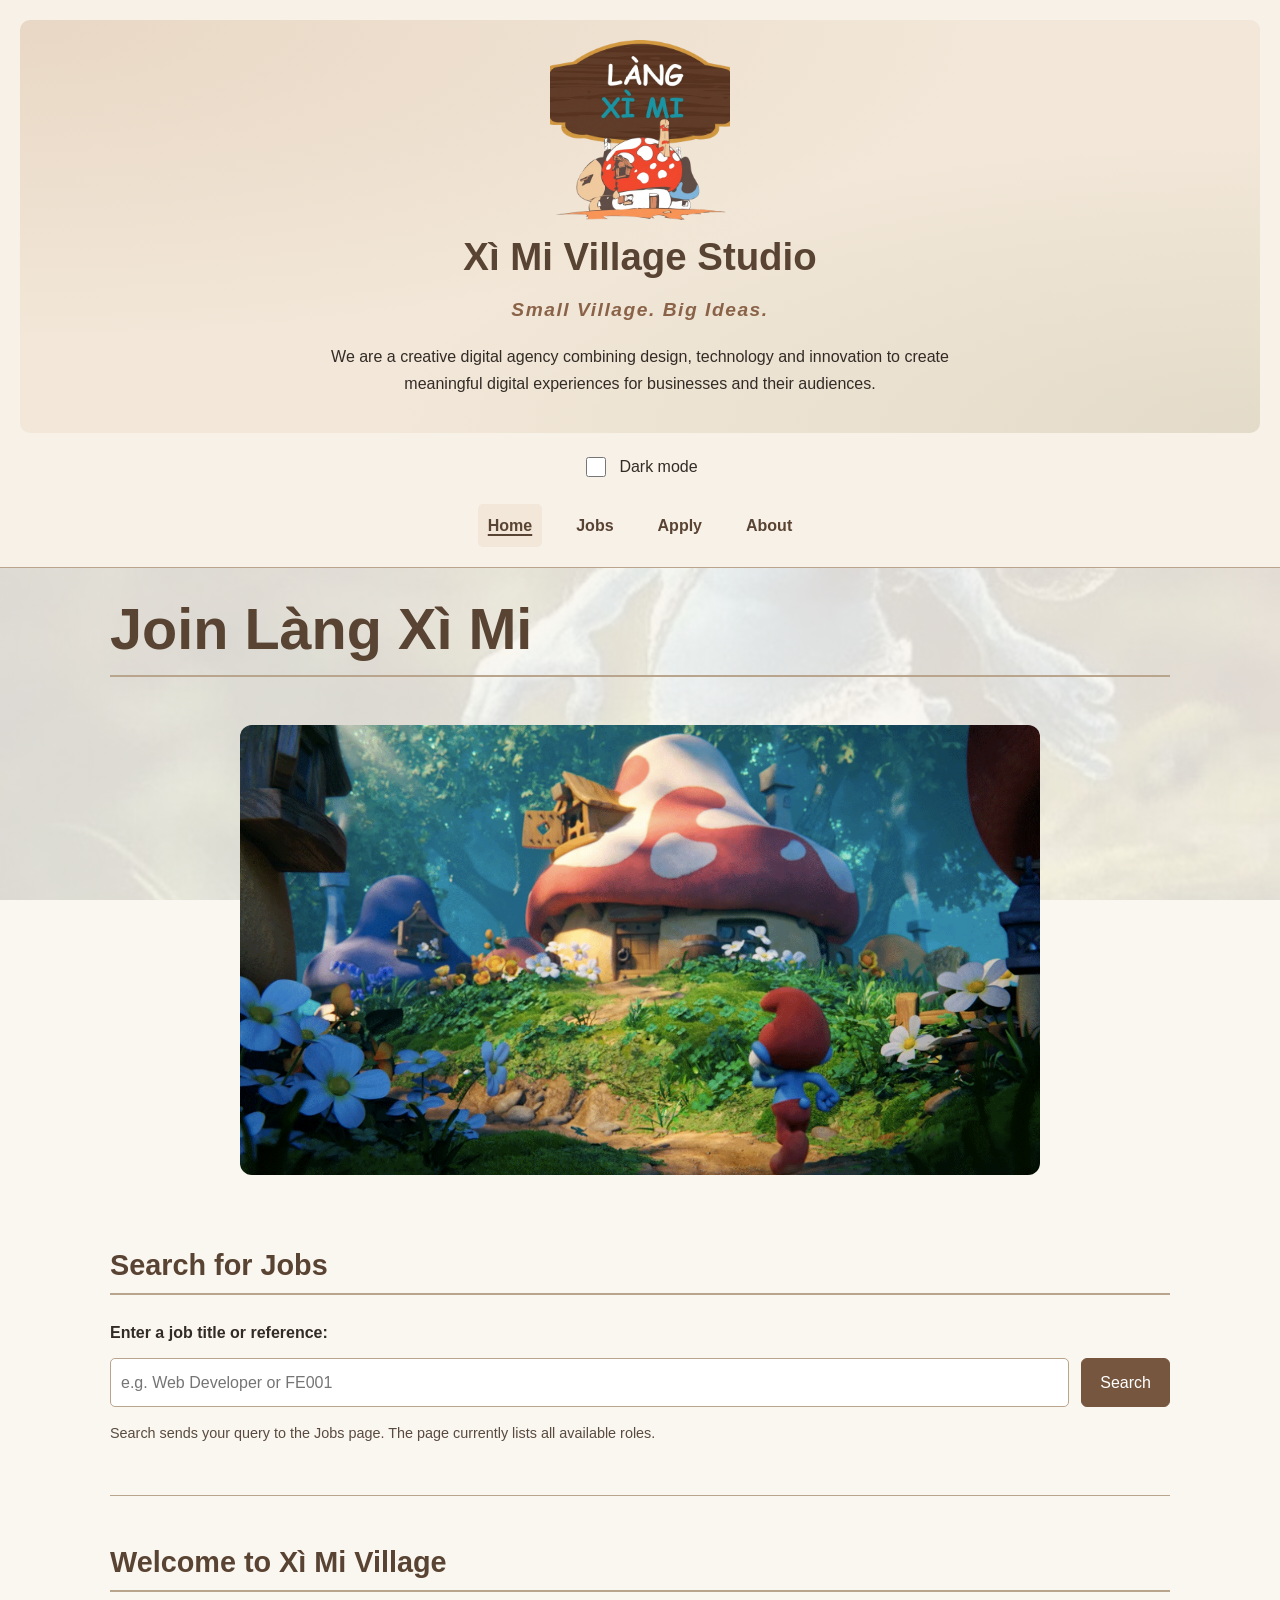
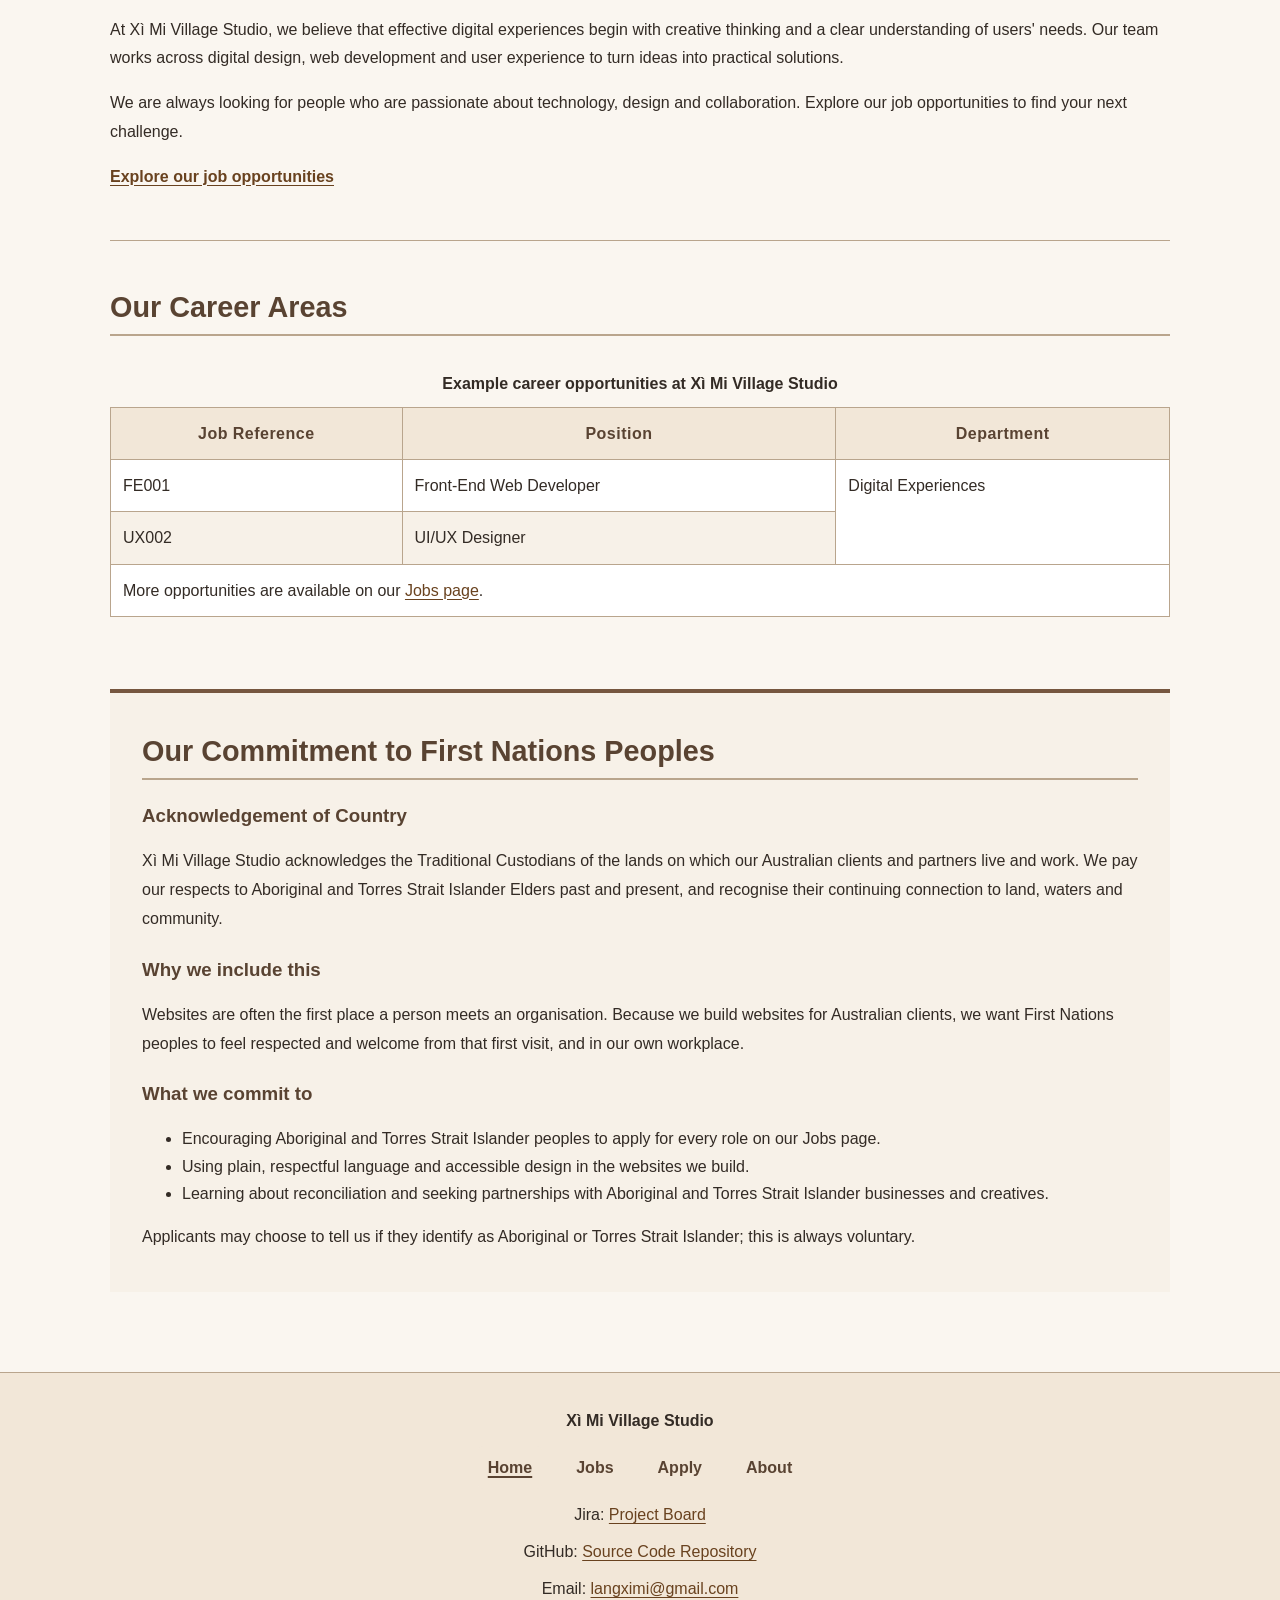
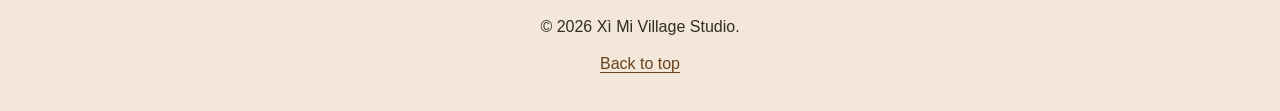
<file: index.html>
<!DOCTYPE html>
<!--
    Xì Mi Village Studio - Home (index.html)
    Unit: COS10026 Web Technology Project
    Page developed by: Nguyễn Khang Thịnh
    Purpose: Landing page with company identity, job search box, career table and First Nations commitment.
    Last updated: 1 November 2026

    Acknowledgements:
    - Built with HTML5 and CSS3 only (no JavaScript, no Bootstrap).
    - Layout and accessibility guidance from the unit's Accessibility Guideline and lecture materials.
-->
<html lang="en">
<head>
    <meta charset="UTF-8">
    <meta name="viewport" content="width=device-width, initial-scale=1.0">
    <meta name="description" content="Discover Xì Mi Village Studio, a creative digital agency specialising in web design and digital experiences.">
    <title>Xì Mi Village Studio | Home</title>
    <link rel="stylesheet" href="styles.css">
    <style>
    main p {
        line-height: 1.8;
    }
    .career-table th {
        text-align: center;
        letter-spacing: 0.03em;
    }
</style>
</head>
<body class="home-page">

    <a class="skip-link" href="#main-content">Skip to main content</a>

    <!-- header: logo, name, slogan, nút đổi theme và main navi -->
     
    <header id="top" class="site-header">
        <div class="company-brand">
            <a href="index.html" class="logo">
                <img src="images/logo.png"
                     alt="Xì Mi Village Studio logo"
                     width="180" height="180">
            </a>

            <h1>Xì Mi Village Studio</h1>
            <p class="tagline" style="color: #8a6248;">Small Village. Big Ideas.</p>
            <p class="brand-description">
                We are a creative digital agency combining design,
                technology and innovation to create meaningful digital
                experiences for businesses and their audiences.
            </p>
        </div>

        <div class="theme-control">
            <input type="checkbox" id="theme-toggle">
            <label for="theme-toggle">Dark mode</label>
        </div>

        <nav aria-label="Main navigation">
            <ul class="nav-list">
                <li><a href="index.html" aria-current="page">Home</a></li>
                <li><a href="jobs.html">Jobs</a></li>
                <li><a href="apply.html">Apply</a></li>
                <li><a href="about.html">About</a></li>
            </ul>
        </nav>
    </header>

    <main id="main-content" class="content">
        <h2 style="font-size: 360%;" class="hero_title">Join Làng Xì Mi</h2>
        <img class="workspace-image"
             src="images/ximiworkspace.png"
             alt="Workspace representing Xì Mi Village Studio"
             width="800" height="450">
        <!-- ô searchbox tìm job -->
        <section class="home-section">
            <h2>Search for Jobs</h2>

            <form class="search-form" action="jobs.html" method="get">
                <label for="search">Enter a job title or reference:</label>
                <input type="search" id="search" name="search"
                       placeholder="e.g. Web Developer or FE001">
                <button type="submit">Search</button>
            </form>

            <p class="help-text">
                Search sends your query to the Jobs page.
                The page currently lists all available roles.
            </p>
        </section>
        <!-- giới thiệu về làng xì mi -->
        <section class="home-section">
            <h2>Welcome to Xì Mi Village</h2>

            <p>
                At Xì Mi Village Studio, we believe that effective
                digital experiences begin with creative thinking and
                a clear understanding of users' needs. Our team works
                across digital design, web development and user
                experience to turn ideas into practical solutions.
            </p>

            <p>
                We are always looking for people who are passionate
                about technology, design and collaboration. Explore
                our job opportunities to find your next challenge.
            </p>
            <!-- link tới trang tìm job -->
            <p>
                <a class="text-link" href="jobs.html">
                    Explore our job opportunities
                </a>
            </p>
        </section>
        <!-- table career -->
        <section class="home-section">
            <h2>Our Career Areas</h2>

            <div class="table-wrapper">
                <table class="career-table">
                    <caption>
                        Example career opportunities at Xì Mi Village Studio
                    </caption>
                    <thead>
                        <tr>
                            <th scope="col">Job Reference</th>
                            <th scope="col">Position</th>
                            <th scope="col">Department</th>
                        </tr>
                    </thead>
                    <tbody>
                        <tr>
                            <td>FE001</td>
                            <td>Front-End Web Developer</td>
                            <td rowspan="2">Digital Experiences</td>
                        </tr>
                        <tr>
                            <td>UX002</td>
                            <td>UI/UX Designer</td>
                        </tr>
                        <tr>
                            <td colspan="3">
                                More opportunities are available on our
                                <a href="jobs.html">Jobs page</a>.
                            </td>
                        </tr>
                    </tbody>
                </table>
            </div>
        </section>
        <!-- acknowlegement gì gì đó -->
        <section class="home-section" id="first-nations">
            <h2>Our Commitment to First Nations Peoples</h2>

            <h3>Acknowledgement of Country</h3>
            <p>
                Xì Mi Village Studio acknowledges the Traditional Custodians
                of the lands on which our Australian clients and partners live
                and work. We pay our respects to Aboriginal and Torres Strait
                Islander Elders past and present, and recognise their continuing
                connection to land, waters and community.
            </p>

            <h3>Why we include this</h3>
            <p>
                Websites are often the first place a person meets an organisation.
                Because we build websites for Australian clients, we want
                First Nations peoples to feel respected and welcome from that
                first visit, and in our own workplace.
            </p>

            <h3>What we commit to</h3>
            <ul>
                <li>Encouraging Aboriginal and Torres Strait Islander peoples to apply for every role on our Jobs page.</li>
                <li>Using plain, respectful language and accessible design in the websites we build.</li>
                <li>Learning about reconciliation and seeking partnerships with Aboriginal and Torres Strait Islander businesses and creatives.</li>
            </ul>
            <p>
                Applicants may choose to tell us if they identify as Aboriginal
                or Torres Strait Islander; this is always voluntary.
            </p>
        </section>
    </main>
    <!-- footeRRRRRRRRRR -->
    <footer class="site-footer">
        <p><strong>Xì Mi Village Studio</strong></p>
        <!-- navi ở footeRRRR -->
        <nav aria-label="Footer navigation">
            <ul class="footer-nav">
                <li><a href="index.html" aria-current="page">Home</a></li>
                <li><a href="jobs.html">Jobs</a></li>
                <li><a href="apply.html">Apply</a></li>
                <li><a href="about.html">About</a></li>
            </ul>
        </nav>
        <!-- hyperlink -->
        <p>Jira:
            <a href="https://phamnhatvuonghoaky.atlassian.net/jira/software/projects/VINGROUP/summary"
               target="_blank" rel="noopener noreferrer">Project Board</a>
        </p>

        <p>GitHub:
            <a href="https://github.com/thjnhhhh/Applied-Web-Project-Part-1-of-2-Group-Submission-"
               target="_blank" rel="noopener noreferrer">Source Code Repository</a>
        </p>
        <p>Email:
            <a href="mailto:langximi@gmail.com">langximi@gmail.com</a>
        </p>

        <p>&copy; 2026 Xì Mi Village Studio.</p>
        <p><a href="#top">Back to top</a></p>
    </footer>

</body>
</html>
</file>
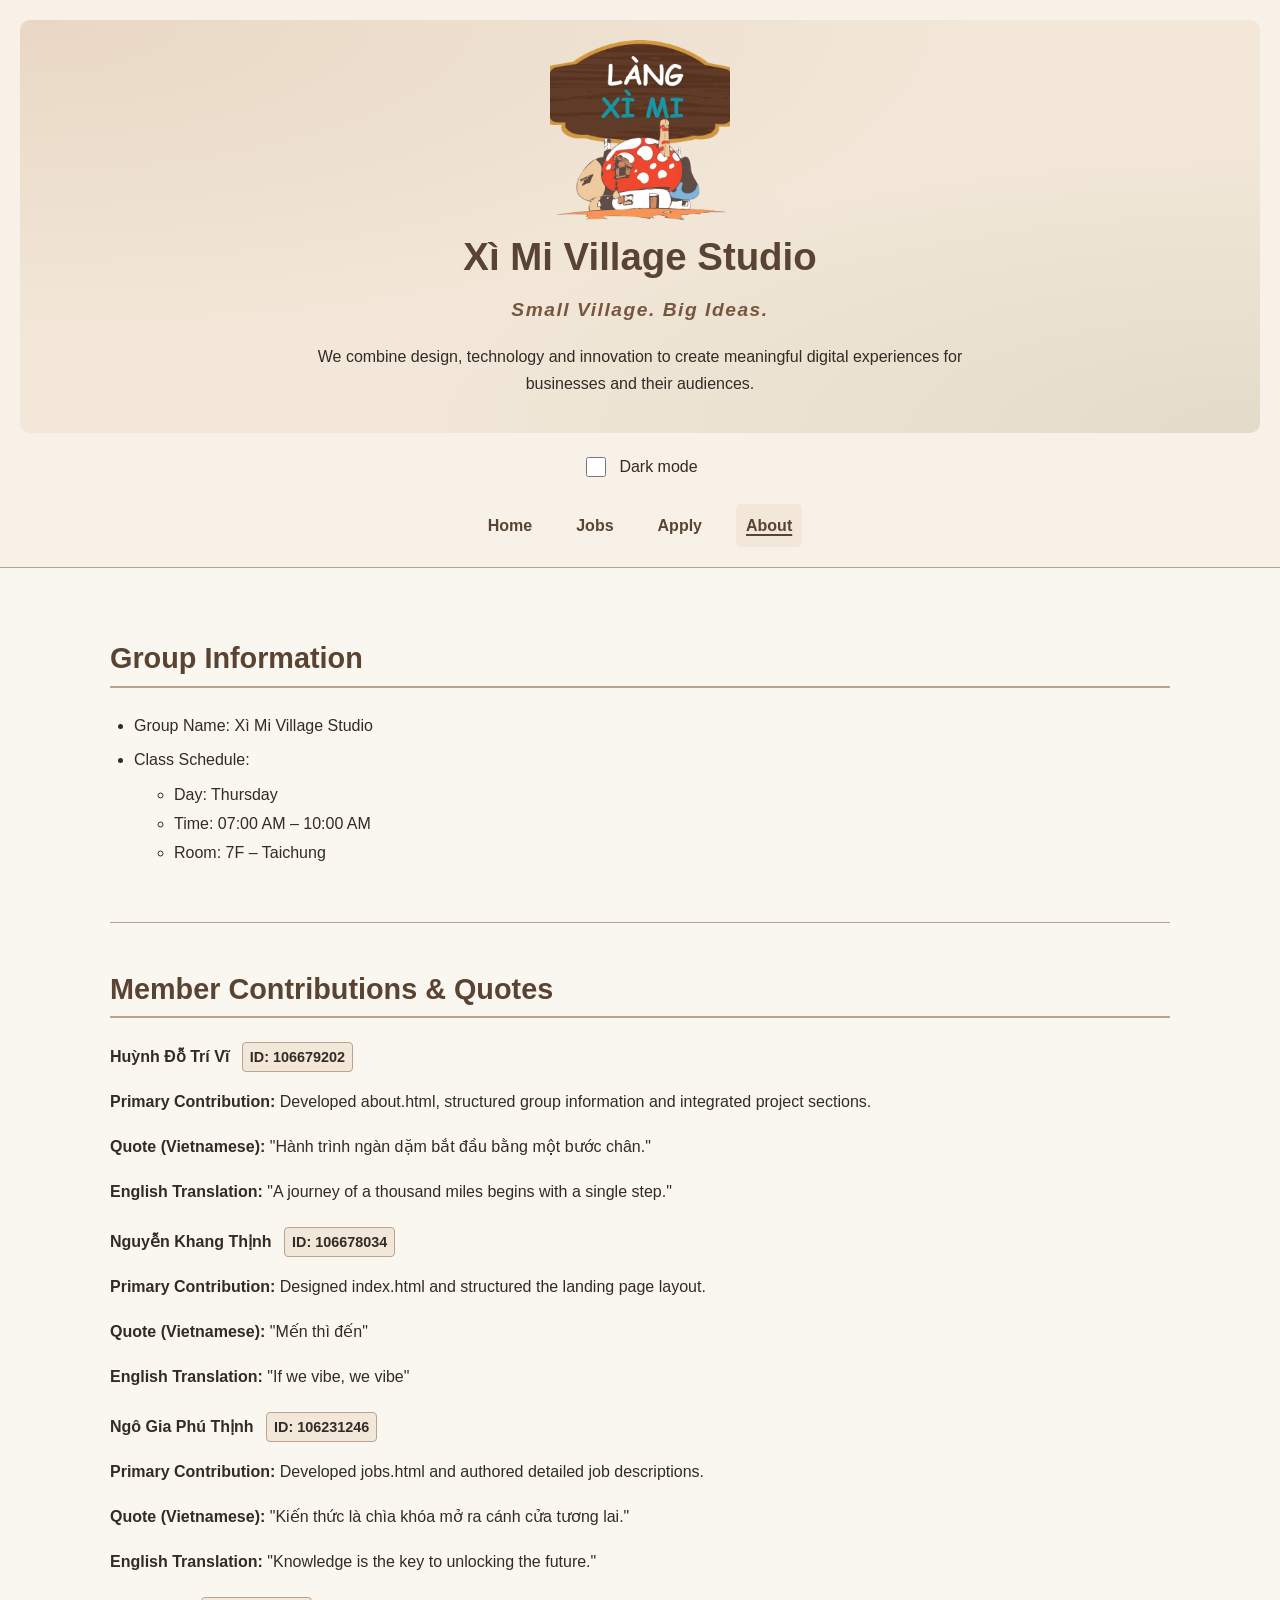
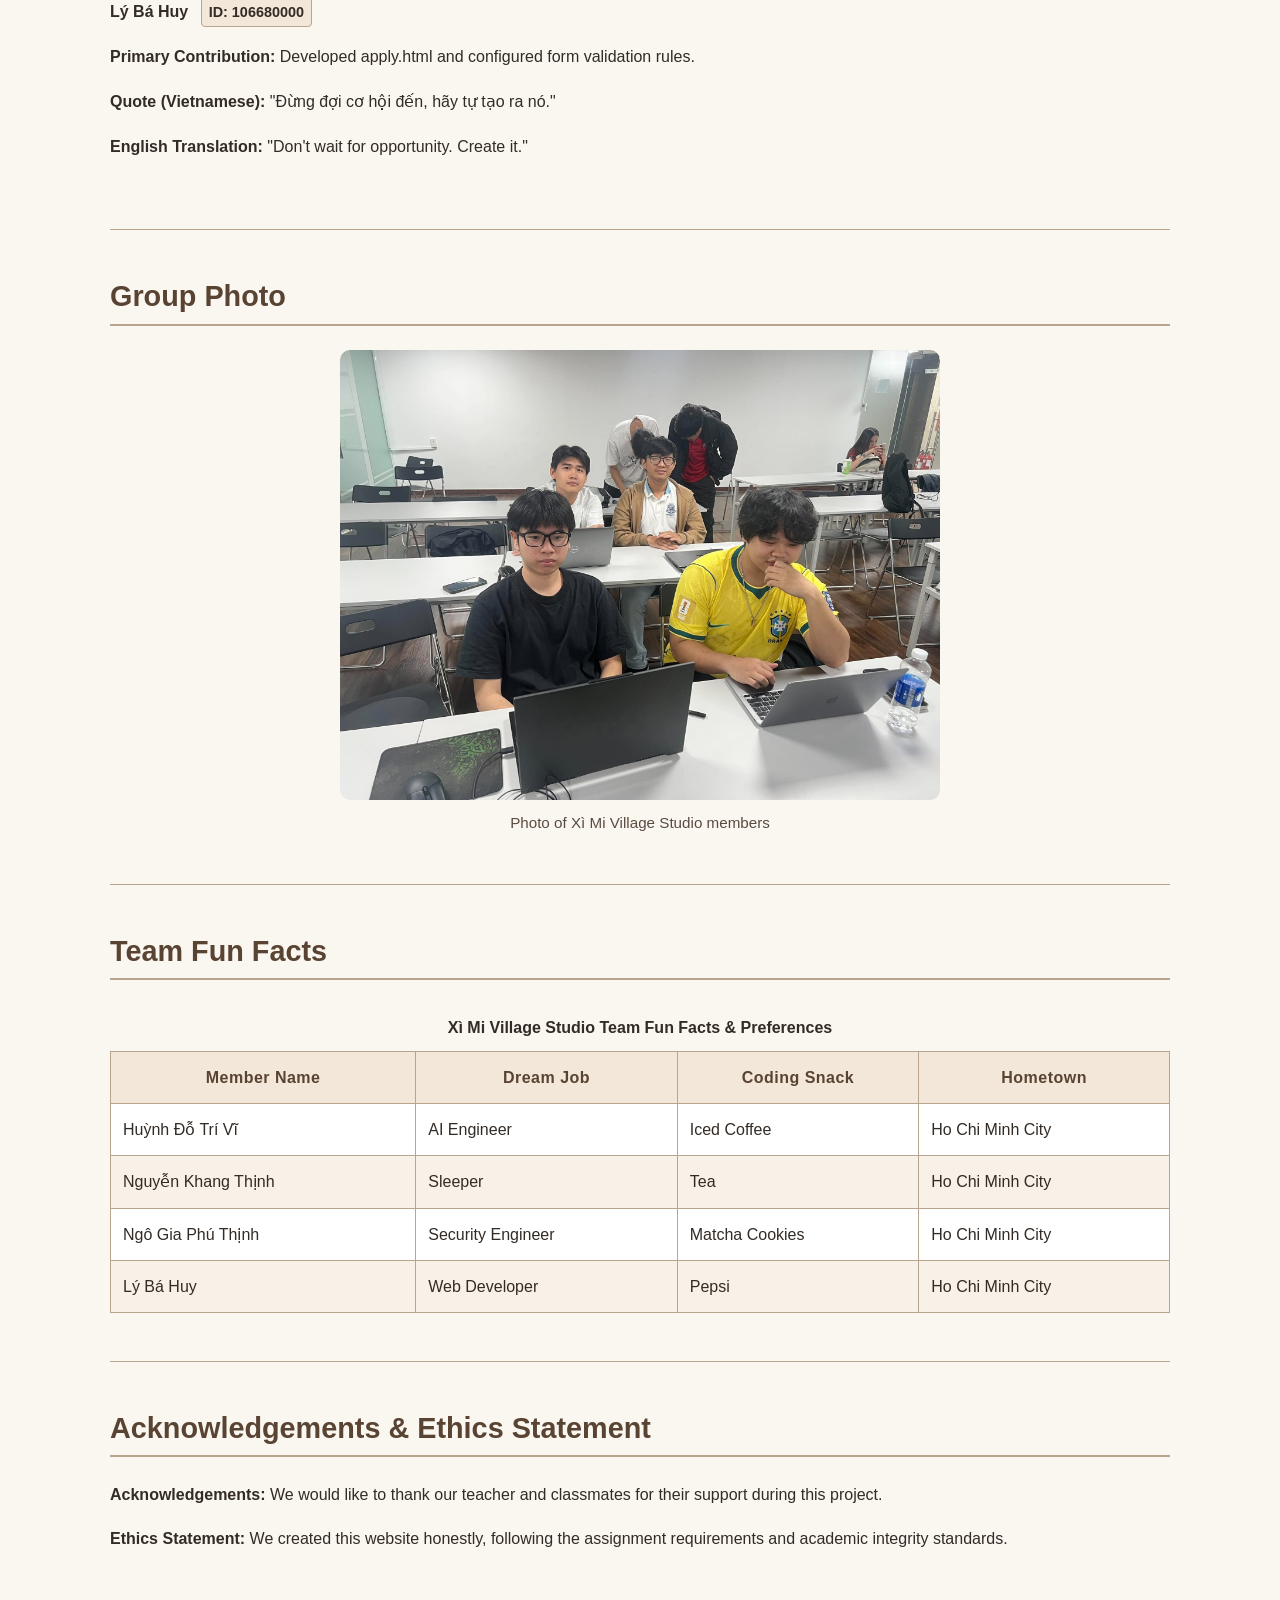
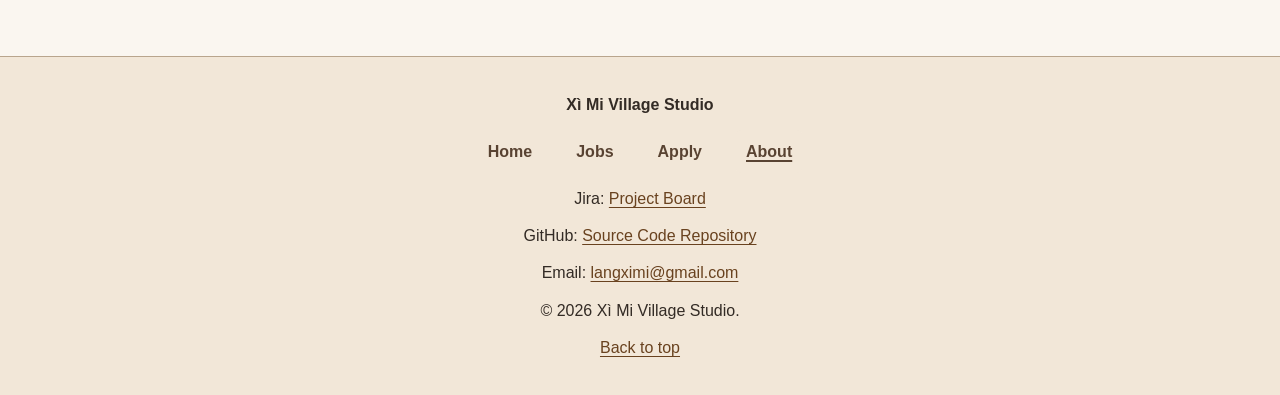
<file: about.html>
<!DOCTYPE html>
<html lang="en">
<head>
    <meta charset="UTF-8">
    <meta name="viewport" content="width=device-width, initial-scale=1.0">
    <meta name="description" content="Meet the team behind Xì Mi Village Studio and learn about our contributions, interests and project values.">
    <title>Xì Mi Village Studio | About Us</title>
    <link rel="stylesheet" href="styles.css">
</head>
<body>

    <a class="skip-link" href="#main-content">Skip to main content</a>

    <header id="top" class="site-header">
        <div class="company-brand">
            <a href="index.html" class="logo">
                <img src="images/logo.png"
                     alt="Xì Mi Village Studio logo"
                     width="180" height="180">
            </a>
            <h1>Xì Mi Village Studio</h1>
            <p class="tagline">Small Village. Big Ideas.</p>
            <p class="brand-description">
                We combine design, technology and innovation to create
                meaningful digital experiences for businesses and their audiences.
            </p>
        </div>

        <div class="theme-control">
            <input type="checkbox" id="theme-toggle">
            <label for="theme-toggle">Dark mode</label>
        </div>

        <nav aria-label="Main navigation">
            <ul class="nav-list">
                <li><a href="index.html">Home</a></li>
                <li><a href="jobs.html">Jobs</a></li>
                <li><a href="apply.html">Apply</a></li>
                <li><a href="about.html" aria-current="page">About</a></li>
            </ul>
        </nav>
    </header>

    <main id="main-content" class="content">

        <section class="home-section">
            <h2>Group Information</h2>
            <ul class="group-info-list">
                <li>Group Name: Xì Mi Village Studio</li>
                <li>Class Schedule:
                    <ul>
                        <li>Day: Thursday</li>
                        <li>Time: 07:00 AM – 10:00 AM</li>
                        <li>Room: 7F – Taichung</li>
                    </ul>
                </li>
            </ul>
        </section>

        <section class="home-section">
            <h2>Member Contributions &amp; Quotes</h2>

            <dl class="member-list">
                <dt>
                    Huỳnh Đỗ Trí Vĩ
                    <span class="member-id">ID: 106679202</span>
                </dt>
                <dd>
                    <p><strong>Primary Contribution:</strong> Developed about.html, structured group information and integrated project sections.</p>
                    <p><strong>Quote (Vietnamese):</strong> "Hành trình ngàn dặm bắt đầu bằng một bước chân."</p>
                    <p><strong>English Translation:</strong> "A journey of a thousand miles begins with a single step."</p>
                </dd>

                <dt>
                    Nguyễn Khang Thịnh
                    <span class="member-id">ID: 106678034</span>
                </dt>
                <dd>
                    <p><strong>Primary Contribution:</strong> Designed index.html and structured the landing page layout.</p>
                    <p><strong>Quote (Vietnamese):</strong> "Mến thì đến"</p>
                    <p><strong>English Translation:</strong> "If we vibe, we vibe"</p>
                </dd>

                <dt>
                    Ngô Gia Phú Thịnh
                    <span class="member-id">ID: 106231246</span>
                </dt>
                <dd>
                    <p><strong>Primary Contribution:</strong> Developed jobs.html and authored detailed job descriptions.</p>
                    <p><strong>Quote (Vietnamese):</strong> "Kiến thức là chìa khóa mở ra cánh cửa tương lai."</p>
                    <p><strong>English Translation:</strong> "Knowledge is the key to unlocking the future."</p>
                </dd>

                <dt>
                    Lý Bá Huy
                    <span class="member-id">ID: 106680000</span>
                </dt>
                <dd>
                    <p><strong>Primary Contribution:</strong> Developed apply.html and configured form validation rules.</p>
                    <p><strong>Quote (Vietnamese):</strong> "Đừng đợi cơ hội đến, hãy tự tạo ra nó."</p>
                    <p><strong>English Translation:</strong> "Don't wait for opportunity. Create it."</p>
                </dd>
            </dl>
        </section>

        <section class="home-section">
            <h2>Group Photo</h2>
            <figure class="team-figure">
                <img class="team-photo"
                     src="images/team_photo.jpg"
                     alt="Members of Xì Mi Village Studio"
                     width="600" height="400">
                <figcaption>Photo of Xì Mi Village Studio members</figcaption>
            </figure>
        </section>

        <section class="home-section">
            <h2>Team Fun Facts</h2>

            <div class="table-wrapper">
                <table class="career-table">
                    <caption>Xì Mi Village Studio Team Fun Facts &amp; Preferences</caption>
                    <thead>
                        <tr>
                            <th scope="col">Member Name</th>
                            <th scope="col">Dream Job</th>
                            <th scope="col">Coding Snack</th>
                            <th scope="col">Hometown</th>
                        </tr>
                    </thead>
                    <tbody>
                        <tr>
                            <td>Huỳnh Đỗ Trí Vĩ</td>
                            <td>AI Engineer</td>
                            <td>Iced Coffee</td>
                            <td>Ho Chi Minh City</td>
                        </tr>
                        <tr>
                            <td>Nguyễn Khang Thịnh</td>
                            <td>Sleeper</td>
                            <td>Tea</td>
                            <td>Ho Chi Minh City</td>
                        </tr>
                        <tr>
                            <td>Ngô Gia Phú Thịnh</td>
                            <td>Security Engineer</td>
                            <td>Matcha Cookies</td>
                            <td>Ho Chi Minh City</td>
                        </tr>
                        <tr>
                            <td>Lý Bá Huy</td>
                            <td>Web Developer</td>
                            <td>Pepsi</td>
                            <td>Ho Chi Minh City</td>
                        </tr>
                    </tbody>
                </table>
            </div>
        </section>

        <section class="home-section">
            <h2>Acknowledgements &amp; Ethics Statement</h2>
            <p>
                <strong>Acknowledgements:</strong>
                We would like to thank our teacher and classmates for
                their support during this project.
            </p>
            <p>
                <strong>Ethics Statement:</strong>
                We created this website honestly, following the assignment
                requirements and academic integrity standards.
            </p>
        </section>

    </main>

    <footer class="site-footer">
        <p><strong>Xì Mi Village Studio</strong></p>
        <nav aria-label="Footer navigation">
            <ul class="footer-nav">
                <li><a href="index.html">Home</a></li>
                <li><a href="jobs.html">Jobs</a></li>
                <li><a href="apply.html">Apply</a></li>
                <li><a href="about.html" aria-current="page">About</a></li>
            </ul>
        </nav>
        <p>Jira: <a href="https://phamnhatvuonghoaky.atlassian.net/jira/software/projects/VINGROUP/summary" target="_blank" rel="noopener noreferrer">Project Board</a></p>
        <p>GitHub: <a href="https://github.com/thjnhhhh/Applied-Web-Project-Part-1-of-2-Group-Submission-" target="_blank" rel="noopener noreferrer">Source Code Repository</a></p>
        <p>Email: <a href="mailto:langximi@gmail.com">langximi@gmail.com</a></p>
        <p>&copy; 2026 Xì Mi Village Studio.</p>
        <p><a href="#top">Back to top</a></p>
    </footer>

</body>
</html>
</file>
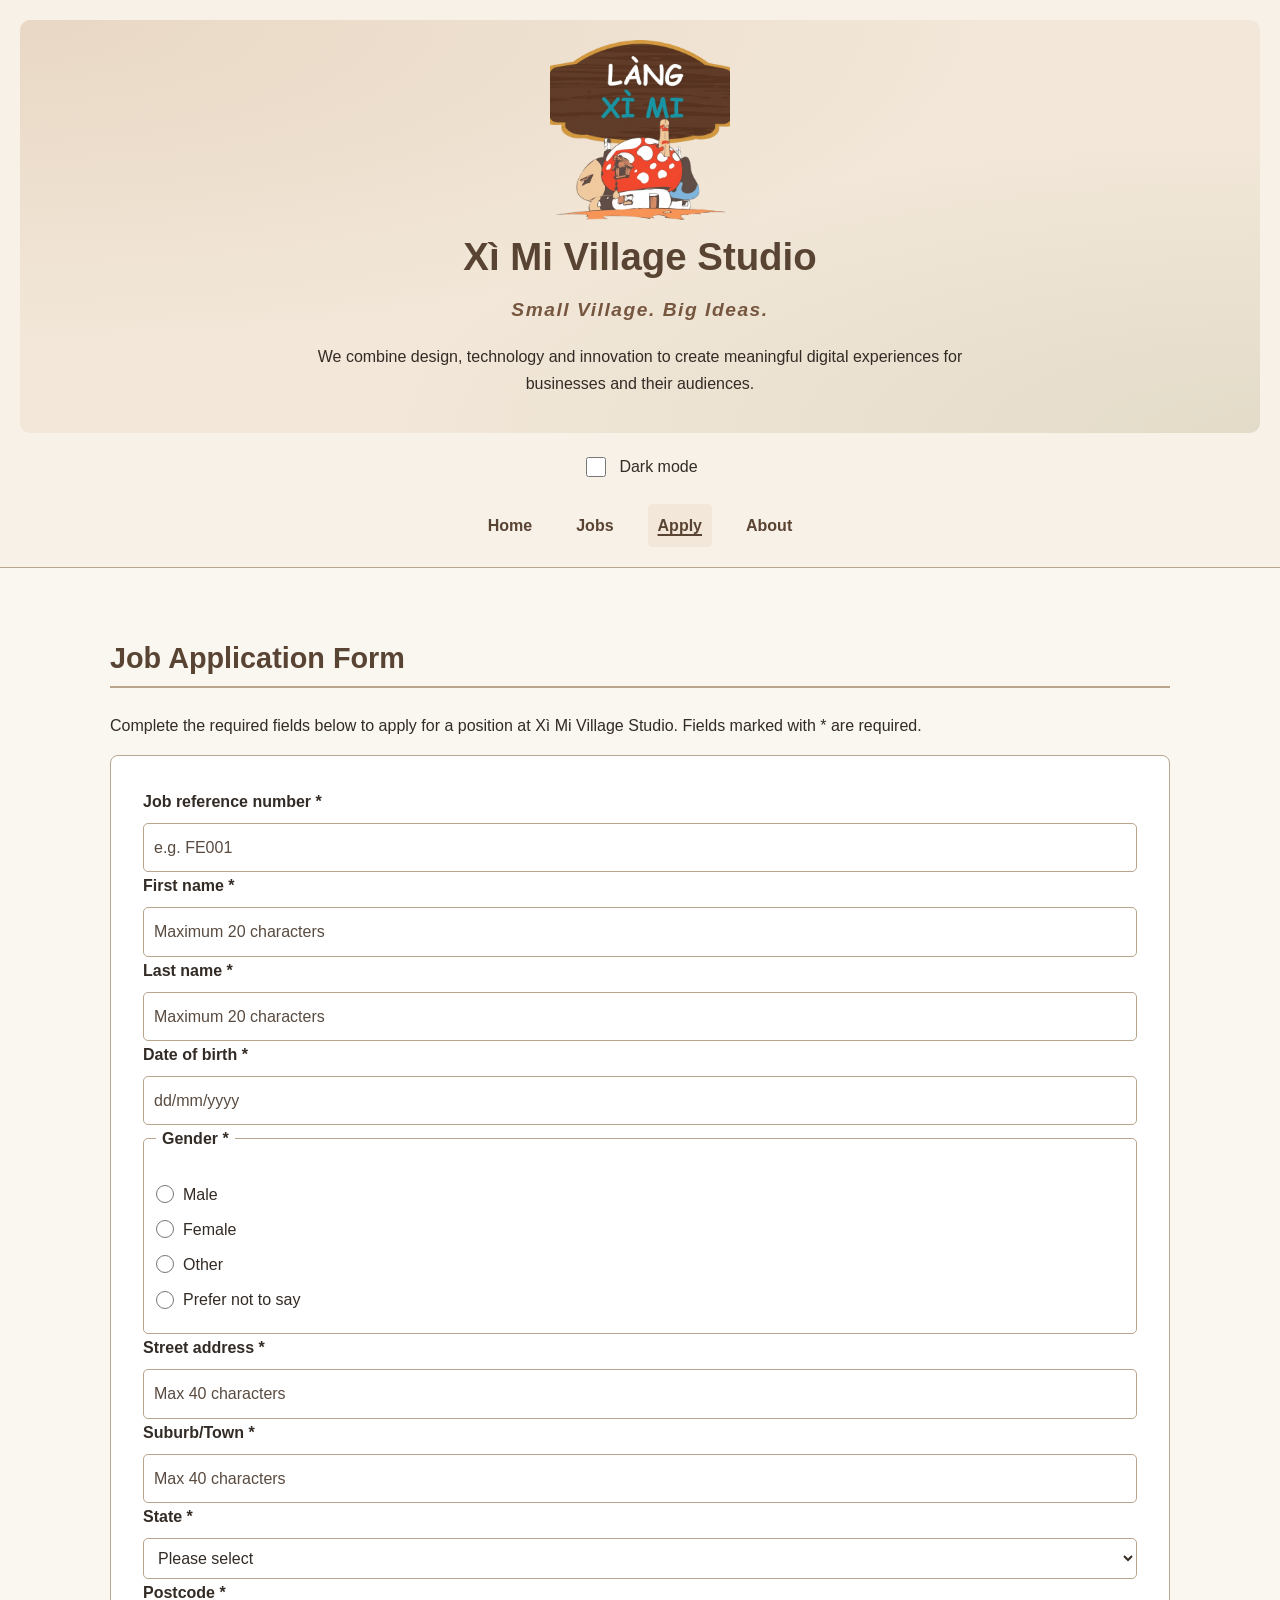
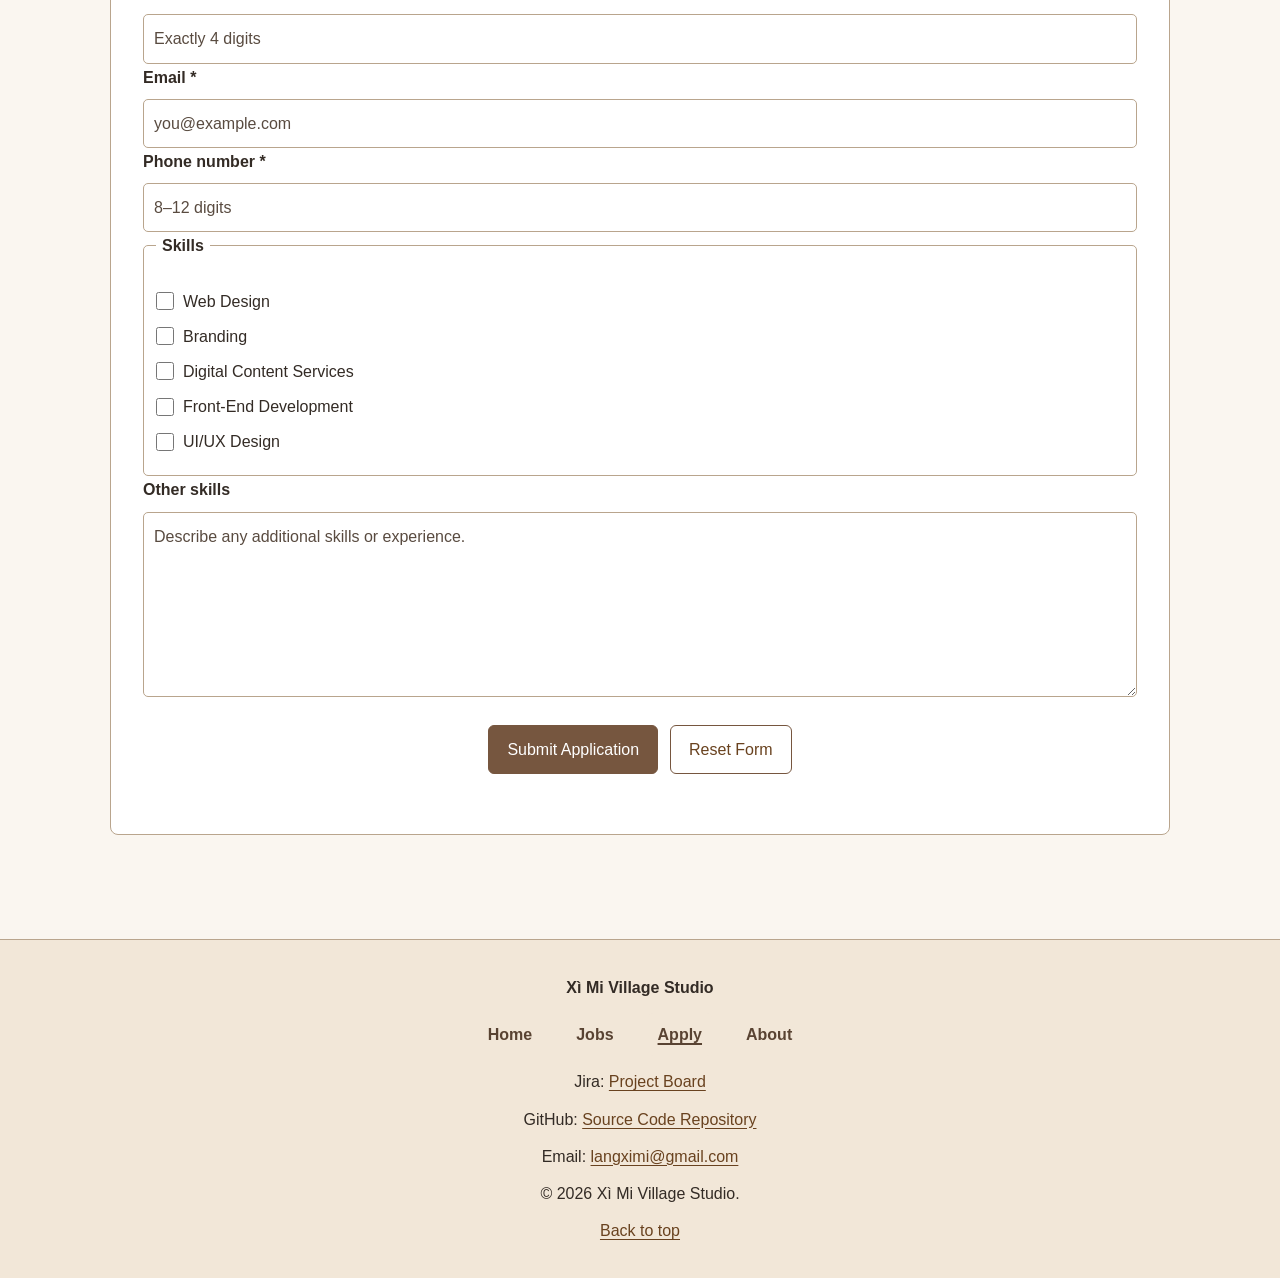
<file: apply.html>
<!DOCTYPE html>
<html lang="en">
<head>
    <meta charset="UTF-8">
    <meta name="viewport" content="width=device-width, initial-scale=1.0">
    <meta name="description" content="Apply for a position at Xì Mi Village Studio using our online job application form.">
    <title>Xì Mi Village Studio | Apply</title>
    <link rel="stylesheet" href="styles.css">
</head>
<body>
    <a class="skip-link" href="#main-content">Skip to main content</a>

    <header id="top" class="site-header">
        <div class="company-brand">
            <a href="index.html" class="logo">
                <img src="images/logo.png"
                     alt="Xì Mi Village Studio logo"
                     width="180" height="180">
            </a>
            <h1>Xì Mi Village Studio</h1>
            <p class="tagline">Small Village. Big Ideas.</p>
            <p class="brand-description">
                We combine design, technology and innovation to create
                meaningful digital experiences for businesses and their audiences.
            </p>
        </div>

        <div class="theme-control">
            <input type="checkbox" id="theme-toggle">
            <label for="theme-toggle">Dark mode</label>
        </div>

        <nav aria-label="Main navigation">
            <ul class="nav-list">
                <li><a href="index.html">Home</a></li>
                <li><a href="jobs.html">Jobs</a></li>
                <li><a href="apply.html" aria-current="page">Apply</a></li>
                <li><a href="about.html">About</a></li>
            </ul>
        </nav>
    </header>

    <main id="main-content" class="content">
        <section class="home-section">
            <h2>Job Application Form</h2>
            <p>
                Complete the required fields below to apply for a position
                at Xì Mi Village Studio. Fields marked with * are required.
            </p>

            <form class="application-form"
                  method="post"
                  action="https://mercury.swin.edu.au/it000000/formtest.php">

                <div class="form-card">
                    <label for="job-reference">Job reference number *</label>
                    <input type="text"
                           id="job-reference"
                           name="job_reference"
                           placeholder="e.g. FE001"
                           pattern="[A-Za-z0-9]{5}"
                           title="Enter exactly five letters or numbers."
                           maxlength="5"
                           required>
                </div>

                <div class="form-card">
                    <label for="first-name">First name *</label>
                    <input type="text"
                           id="first-name"
                           name="first_name"
                           placeholder="Maximum 20 characters"
                           pattern="[A-Za-z '\-]{1,20}"
                           maxlength="20"
                           autocomplete="given-name"
                           required>
                </div>

                <div class="form-card">
                    <label for="last-name">Last name *</label>
                    <input type="text"
                           id="last-name"
                           name="last_name"
                           placeholder="Maximum 20 characters"
                           pattern="[A-Za-z '\-]{1,20}"
                           maxlength="20"
                           autocomplete="family-name"
                           required>
                </div>

                <div class="form-card">
                    <label for="dob">Date of birth *</label>
                    <input type="text"
                           id="dob"
                           name="date_of_birth"
                           placeholder="dd/mm/yyyy"
                           pattern="(0[1-9]|[12][0-9]|3[01])/(0[1-9]|1[0-2])/[0-9]{4}"
                           title="Enter a date in dd/mm/yyyy format."
                           required>
                </div>

                <div class="form-card">
                    <fieldset class="choice-group">
                        <legend>Gender *</legend>

                        <div class="choice-item">
                            <input type="radio" id="gender-male"
                                   name="gender" value="Male" required>
                            <label for="gender-male">Male</label>
                        </div>

                        <div class="choice-item">
                            <input type="radio" id="gender-female"
                                   name="gender" value="Female">
                            <label for="gender-female">Female</label>
                        </div>

                        <div class="choice-item">
                            <input type="radio" id="gender-other"
                                   name="gender" value="Other">
                            <label for="gender-other">Other</label>
                        </div>

                        <div class="choice-item">
                            <input type="radio" id="gender-prefer-not"
                                   name="gender" value="Prefer not to say">
                            <label for="gender-prefer-not">Prefer not to say</label>
                        </div>
                    </fieldset>
                </div>

                <div class="form-card">
                    <label for="street-address">Street address *</label>
                    <input type="text"
                           id="street-address"
                           name="street_address"
                           maxlength="40"
                           autocomplete="street-address"
                           placeholder="Max 40 characters"
                           pattern="{1-40}"
                           required>
                </div>

                <div class="form-card">
                    <label for="suburb">Suburb/Town *</label>
                    <input type="text"
                           id="suburb"
                           name="suburb"
                           maxlength="40"
                           autocomplete="address-level2"
                           placeholder="Max 40 characters"
                           pattern="{1-40}"
                           required>
                </div>

                <div class="form-card">
                    <label for="state">State *</label>
                    <select id="state" name="state" required>
                        <option value="">Please select</option>
                        <option value="VIC">VIC</option>
                        <option value="NSW">NSW</option>
                        <option value="QLD">QLD</option>
                        <option value="NT">NT</option>
                        <option value="WA">WA</option>
                        <option value="SA">SA</option>
                        <option value="TAS">TAS</option>
                        <option value="ACT">ACT</option>
                    </select>
                </div>

                <div class="form-card">
                    <label for="postcode">Postcode *</label>
                    <input type="text"
                           id="postcode"
                           name="postcode"
                           inputmode="numeric"
                           placeholder="Exactly 4 digits"
                           pattern="[0-9]{4}"
                           maxlength="4"
                           autocomplete="postal-code"
                           required>
                </div>

                <div class="form-card">
                    <label for="email">Email *</label>
                    <input type="email"
                           id="email"
                           name="email"
                           placeholder="you@example.com"
                           maxlength="254"
                           autocomplete="email"
                           required>
                </div>

                <div class="form-card">
                    <label for="phone">Phone number *</label>
                    <input type="tel"
                           id="phone"
                           name="phone"
                           placeholder="8–12 digits"
                           pattern="[0-9]{8,12}"
                           maxlength="12"
                           inputmode="tel"
                           autocomplete="tel"
                           required>
                </div>

                <div class="form-card">
                    <fieldset class="choice-group">
                        <legend>Skills</legend>

                        <div class="choice-item">
                            <input type="checkbox" id="skill-web"
                                   name="skills[]" value="Web Design" required>
                            <label for="skill-web">Web Design</label>
                        </div>

                        <div class="choice-item">
                            <input type="checkbox" id="skill-branding"
                                   name="skills[]" value="Branding" required>
                            <label for="skill-branding">Branding</label>
                        </div>

                        <div class="choice-item">
                            <input type="checkbox" id="skill-content"
                                   name="skills[]" value="Digital Content Services" required>
                            <label for="skill-content">Digital Content Services</label>
                        </div>

                        <div class="choice-item">
                            <input type="checkbox" id="skill-frontend"
                                   name="skills[]" value="Front-End Development" required>
                            <label for="skill-frontend">Front-End Development</label>
                        </div>

                        <div class="choice-item">
                            <input type="checkbox" id="skill-design"
                                   name="skills[]" value="UI/UX Design" required>
                            <label for="skill-design">UI/UX Design</label>
                        </div>
                    </fieldset>
                </div>

                <div class="form-card">
                    <label for="other-skills">Other skills</label>
                    <textarea id="other-skills"
                              name="other_skills"
                              rows="6"
                              placeholder="Describe any additional skills or experience."></textarea>
                </div>

                <div class="form-action">
                    <button type="submit">Submit Application</button>
                    <button type="reset" class="secondary-button">Reset Form</button>
                </div>

            </form>
        </section>
    </main>

    <footer class="site-footer">
        <p><strong>Xì Mi Village Studio</strong></p>
        <nav aria-label="Footer navigation">
            <ul class="footer-nav">
                <li><a href="index.html">Home</a></li>
                <li><a href="jobs.html">Jobs</a></li>
                <li><a href="apply.html" aria-current="page">Apply</a></li>
                <li><a href="about.html">About</a></li>
            </ul>
        </nav>
        <p>Jira: <a href="https://phamnhatvuonghoaky.atlassian.net/jira/software/projects/VINGROUP/summary" target="_blank" rel="noopener noreferrer">Project Board</a></p>
        <p>GitHub: <a href="https://github.com/thjnhhhh/Applied-Web-Project-Part-1-of-2-Group-Submission-" target="_blank" rel="noopener noreferrer">Source Code Repository</a></p>
        <p>Email: <a href="mailto:langximi@gmail.com">langximi@gmail.com</a></p>
        <p>&copy; 2026 Xì Mi Village Studio.</p>
        <p><a href="#top">Back to top</a></p>
    </footer>

</body>
</html>
</file>
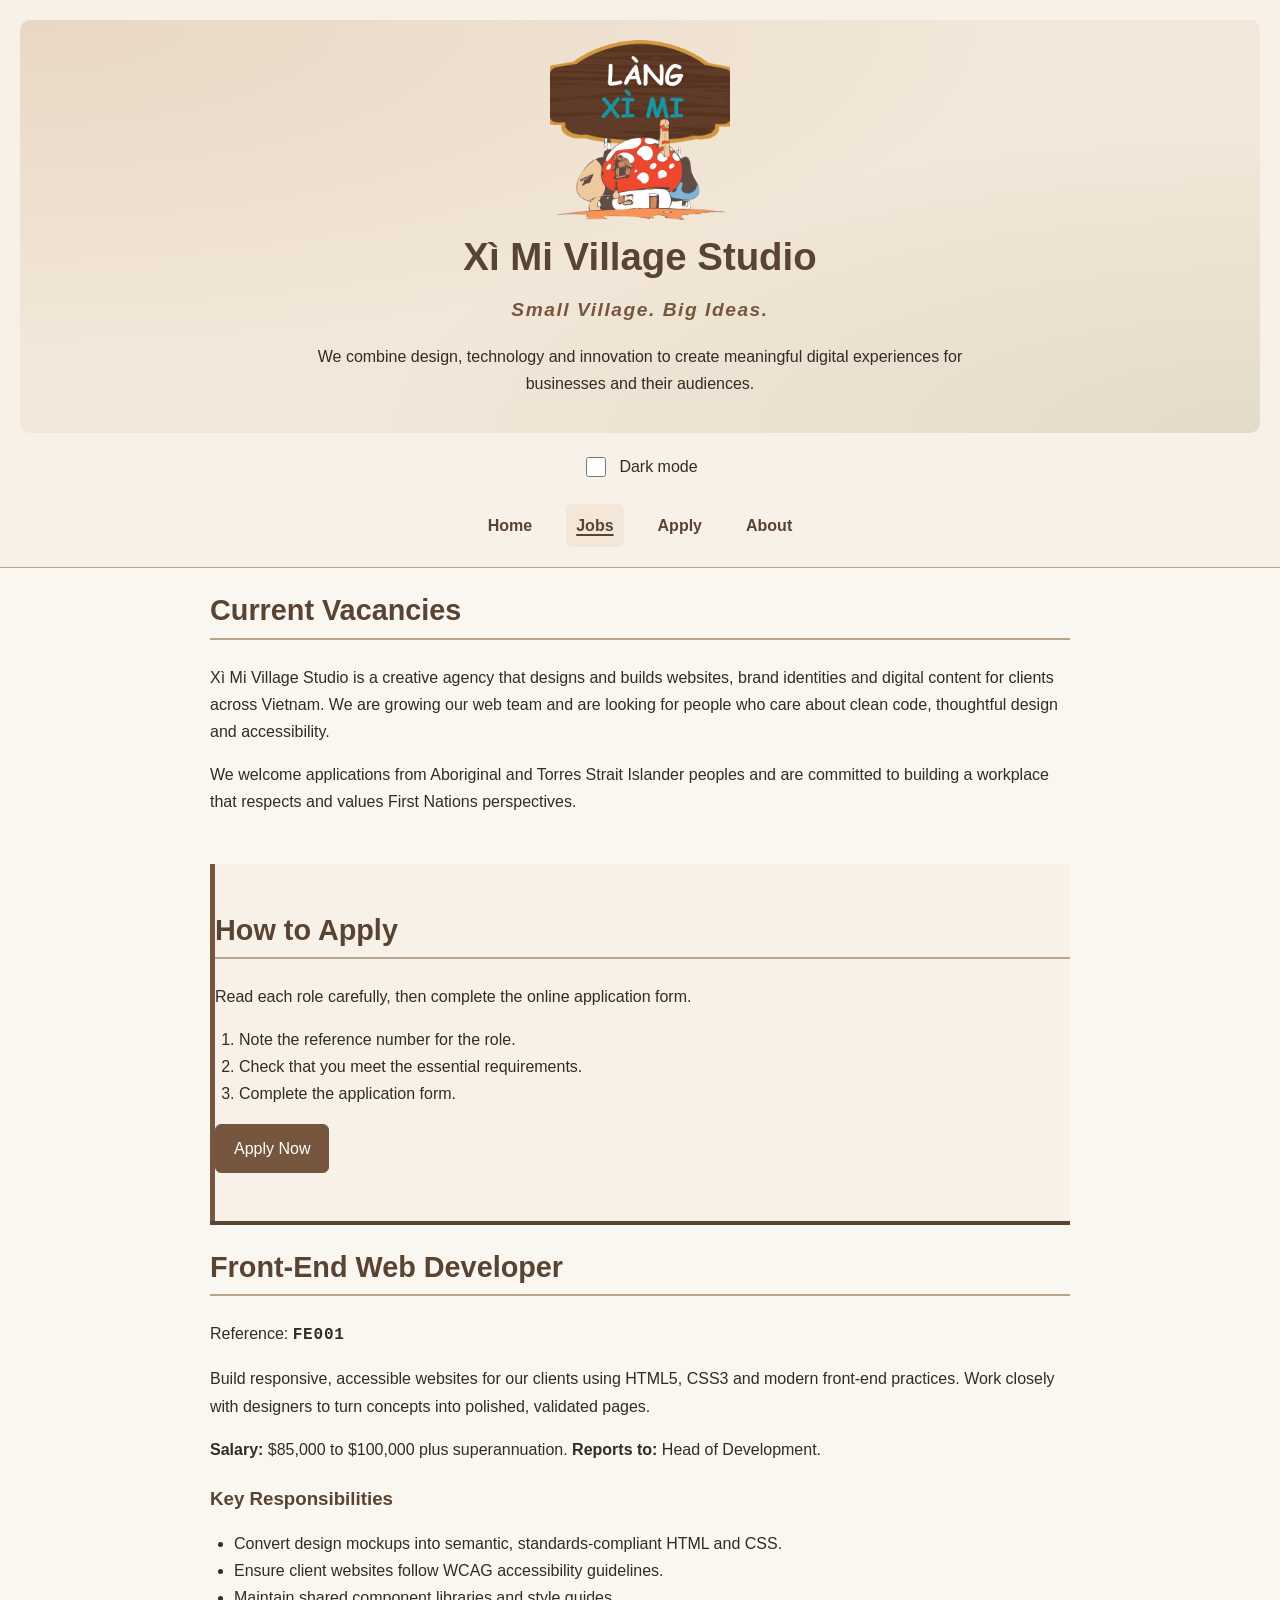
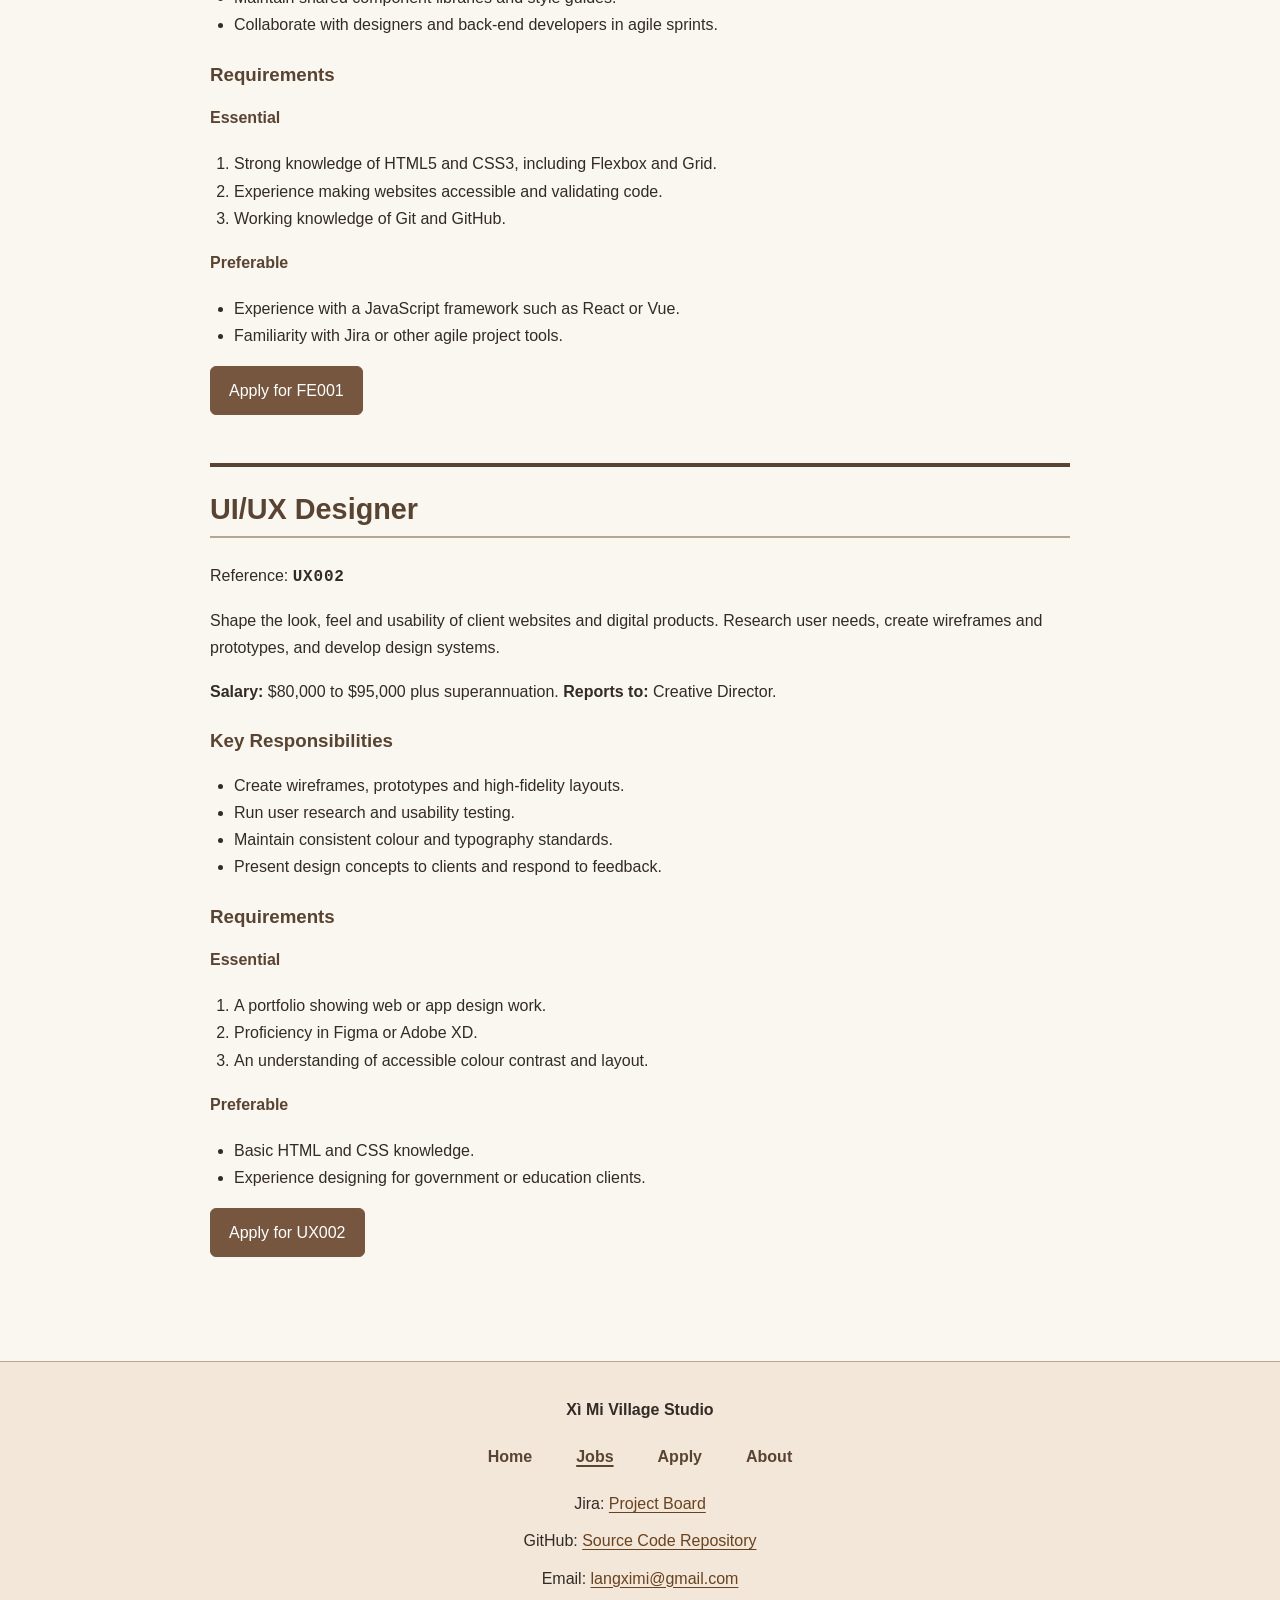
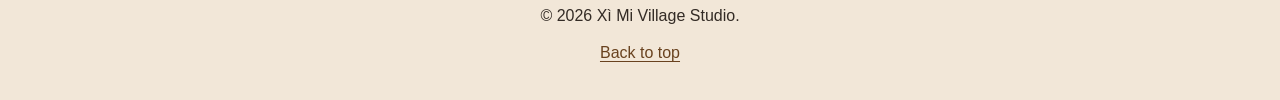
<file: jobs.html>
<!DOCTYPE html>
<html lang="en">
<head>
    <meta charset="UTF-8">
    <meta name="viewport" content="width=device-width, initial-scale=1.0">
    <meta name="description" content="Explore Front-End Web Developer and UI/UX Designer opportunities at Xì Mi Village Studio.">
    <title>Xì Mi Village Studio | Jobs</title>
    <link rel="stylesheet" href="styles.css">
</head>
<body class="jobs-page">

    <a class="skip-link" href="#main-content">Skip to main content</a>

    <header id="top" class="site-header">
        <div class="company-brand">
            <a href="index.html" class="logo">
                <img src="images/logo.png"
                     alt="Xì Mi Village Studio logo"
                     width="180" height="180">
            </a>
            <h1>Xì Mi Village Studio</h1>
            <p class="tagline">Small Village. Big Ideas.</p>
            <p class="brand-description">
                We combine design, technology and innovation to create
                meaningful digital experiences for businesses and their audiences.
            </p>
        </div>

        <div class="theme-control">
            <input type="checkbox" id="theme-toggle">
            <label for="theme-toggle">Dark mode</label>
        </div>

        <nav aria-label="Main navigation">
            <ul class="nav-list">
                <li><a href="index.html">Home</a></li>
                <li><a href="jobs.html" aria-current="page">Jobs</a></li>
                <li><a href="apply.html">Apply</a></li>
                <li><a href="about.html">About</a></li>
            </ul>
        </nav>
    </header>

    <main id="main-content" class="content">

        <section class="intro">
            <h2>Current Vacancies</h2>
            <p>
                Xì Mi Village Studio is a creative agency that designs
                and builds websites, brand identities and digital content
                for clients across Vietnam. We are growing our web team
                and are looking for people who care about clean code,
                thoughtful design and accessibility.
            </p>
            <p>
                We welcome applications from Aboriginal and Torres Strait
                Islander peoples and are committed to building a workplace
                that respects and values First Nations perspectives.
            </p>
        </section>

        <aside class="how-to-apply home-section">
            <h2>How to Apply</h2>
            <p>Read each role carefully, then complete the online application form.</p>
            <ol>
                <li>Note the reference number for the role.</li>
                <li>Check that you meet the essential requirements.</li>
                <li>Complete the application form.</li>
            </ol>
            <p>
                <a class="button-link" href="apply.html">Apply Now</a>
            </p>
        </aside>

        <section class="job" id="fe001">
            <h2>Front-End Web Developer</h2>
            <p>Reference: <span class="job-ref">FE001</span></p>
            <p>
                Build responsive, accessible websites for our clients
                using HTML5, CSS3 and modern front-end practices. Work
                closely with designers to turn concepts into polished,
                validated pages.
            </p>
            <p>
                <strong>Salary:</strong> $85,000 to $100,000 plus superannuation.
                <strong>Reports to:</strong> Head of Development.
            </p>

            <h3>Key Responsibilities</h3>
            <ul>
                <li>Convert design mockups into semantic, standards-compliant HTML and CSS.</li>
                <li>Ensure client websites follow WCAG accessibility guidelines.</li>
                <li>Maintain shared component libraries and style guides.</li>
                <li>Collaborate with designers and back-end developers in agile sprints.</li>
            </ul>

            <h3>Requirements</h3>
            <h4>Essential</h4>
            <ol>
                <li>Strong knowledge of HTML5 and CSS3, including Flexbox and Grid.</li>
                <li>Experience making websites accessible and validating code.</li>
                <li>Working knowledge of Git and GitHub.</li>
            </ol>

            <h4>Preferable</h4>
            <ul>
                <li>Experience with a JavaScript framework such as React or Vue.</li>
                <li>Familiarity with Jira or other agile project tools.</li>
            </ul>

            <p>
                <a class="button-link" href="apply.html?job=FE001">Apply for FE001</a>
            </p>
        </section>

        <section class="job" id="ux002">
            <h2>UI/UX Designer</h2>
            <p>Reference: <span class="job-ref">UX002</span></p>
            <p>
                Shape the look, feel and usability of client websites
                and digital products. Research user needs, create
                wireframes and prototypes, and develop design systems.
            </p>
            <p>
                <strong>Salary:</strong> $80,000 to $95,000 plus superannuation.
                <strong>Reports to:</strong> Creative Director.
            </p>

            <h3>Key Responsibilities</h3>
            <ul>
                <li>Create wireframes, prototypes and high-fidelity layouts.</li>
                <li>Run user research and usability testing.</li>
                <li>Maintain consistent colour and typography standards.</li>
                <li>Present design concepts to clients and respond to feedback.</li>
            </ul>

            <h3>Requirements</h3>
            <h4>Essential</h4>
            <ol>
                <li>A portfolio showing web or app design work.</li>
                <li>Proficiency in Figma or Adobe XD.</li>
                <li>An understanding of accessible colour contrast and layout.</li>
            </ol>

            <h4>Preferable</h4>
            <ul>
                <li>Basic HTML and CSS knowledge.</li>
                <li>Experience designing for government or education clients.</li>
            </ul>

            <p>
                <a class="button-link" href="apply.html?job=UX002">Apply for UX002</a>
            </p>
        </section>

    </main>

    <footer class="site-footer">
        <p><strong>Xì Mi Village Studio</strong></p>
        <nav aria-label="Footer navigation">
            <ul class="footer-nav">
                <li><a href="index.html">Home</a></li>
                <li><a href="jobs.html" aria-current="page">Jobs</a></li>
                <li><a href="apply.html">Apply</a></li>
                <li><a href="about.html">About</a></li>
            </ul>
        </nav>
        <p>Jira: <a href="https://phamnhatvuonghoaky.atlassian.net/jira/software/projects/VINGROUP/summary" target="_blank" rel="noopener noreferrer">Project Board</a></p>
        <p>GitHub: <a href="https://github.com/thjnhhhh/Applied-Web-Project-Part-1-of-2-Group-Submission-" target="_blank" rel="noopener noreferrer">Source Code Repository</a></p>
        <p>Email: <a href="mailto:langximi@gmail.com">langximi@gmail.com</a></p>
        <p>&copy; 2026 Xì Mi Village Studio.</p>
        <p><a href="#top">Back to top</a></p>
    </footer>

</body>
</html>
</file>
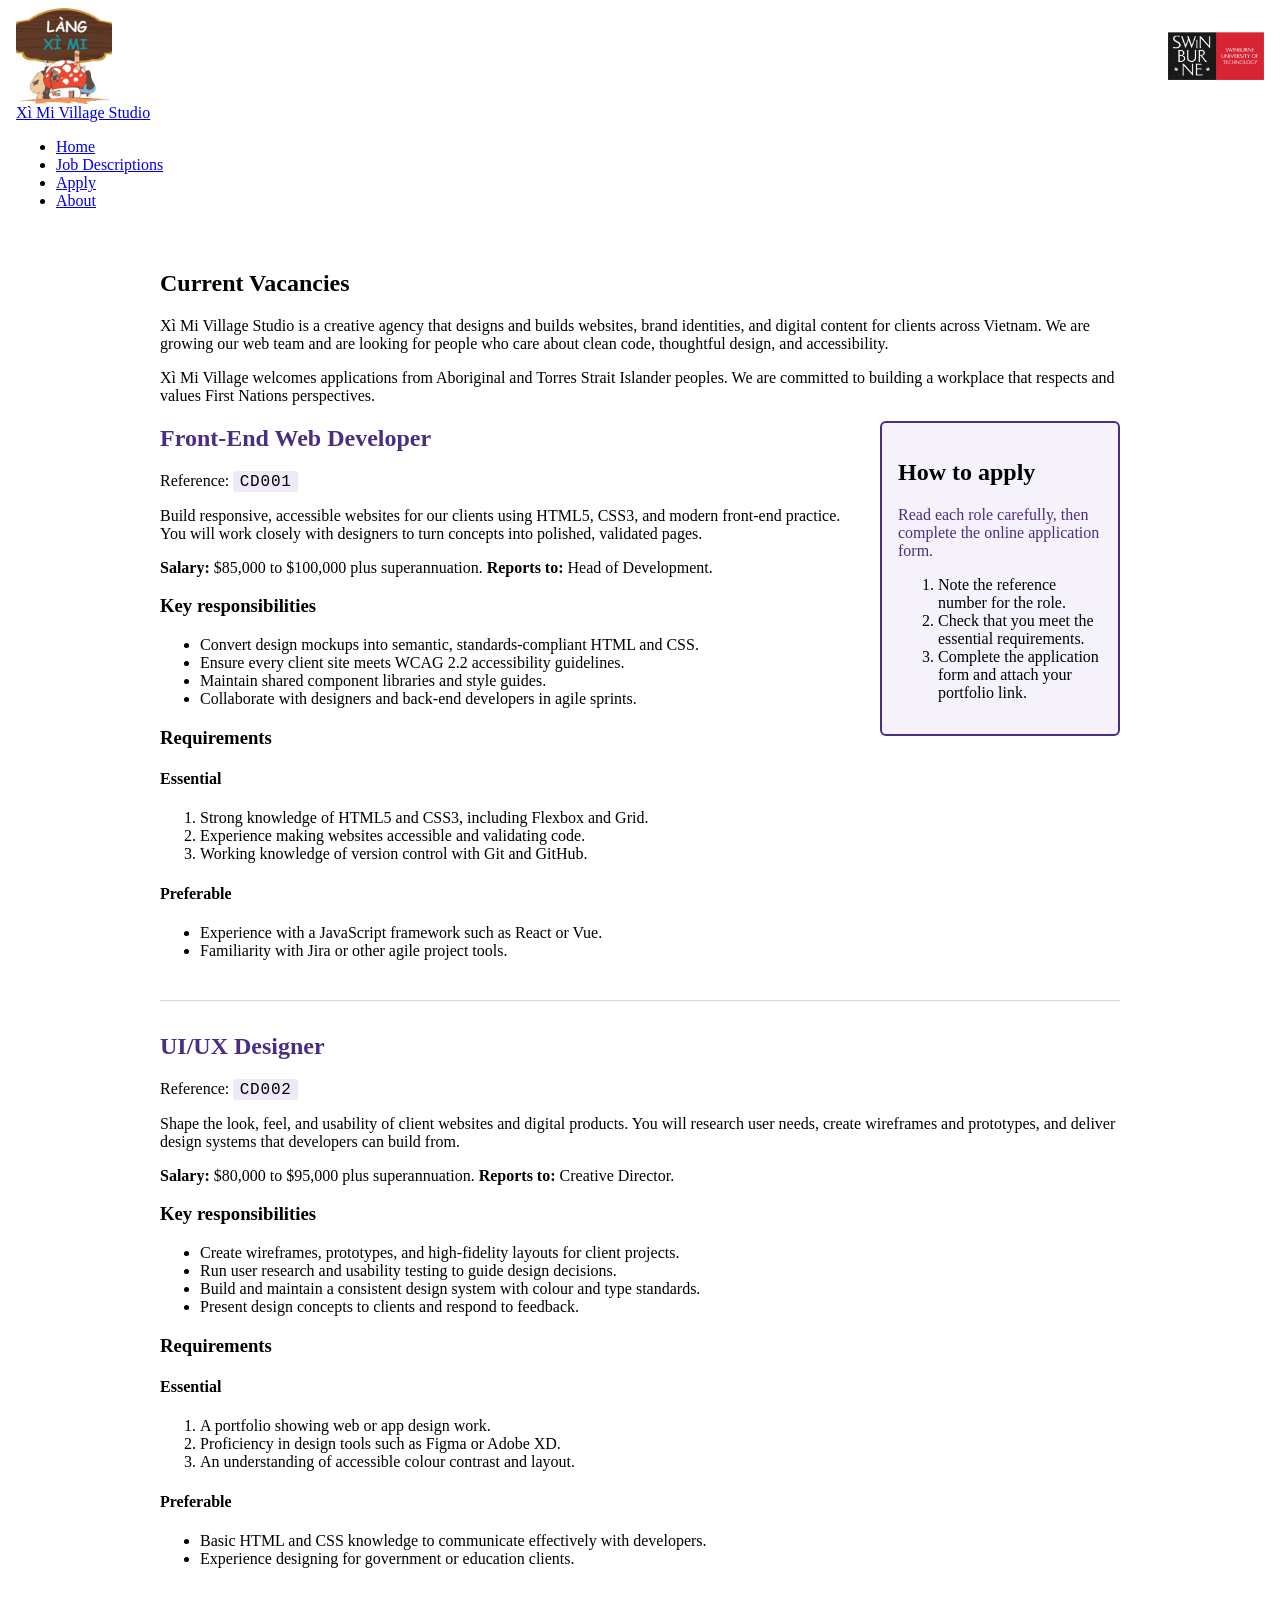
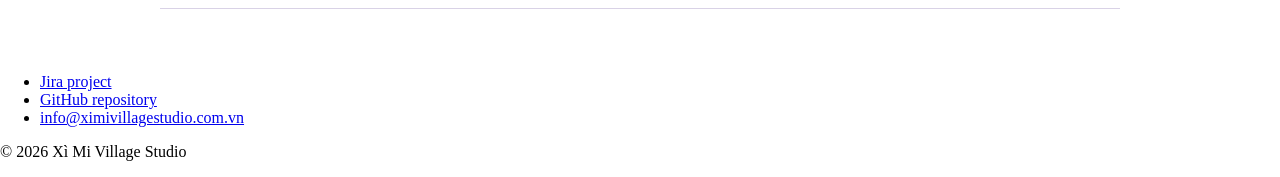
<file: html/jobs.html>
<!DOCTYPE html>
<html lang="en">
<head>
  <meta charset="UTF-8">
  <meta name="viewport" content="width=device-width, initial-scale=1.0">
  <title>Job Descriptions | Brightline Creative Media</title>
  <link rel="stylesheet" href="../style/jobs_style.css">
  <style>
    .job-ref { font-family: Consolas, monospace; letter-spacing: 0.05em; }
  </style>
</head>
<body>

  <header>
  <div class="logo-left">
    <img src="..\image\logo.png" alt="Team logo">
  </div>

  <div class="logo-right">
    <img src="..\image\swin_logo.png" alt="Swinburne University of Technology logo">
  </div>

  <a href="index.html" class="logo">Xì Mi Village Studio</a>

  <nav aria-label="Main navigation">
    <ul>
      <li><a href="index.html">Home</a></li>
      <li><a href="jobs.html" aria-current="page">Job Descriptions</a></li>
      <li><a href="apply.html">Apply</a></li>
      <li><a href="about.html">About</a></li>
    </ul>
  </nav>
</header>

  <main class="content">

    <section class="intro">
      <h1>Current Vacancies</h1>
      <p>Xì Mi Village Studio is a creative agency that designs and builds websites, brand identities, and digital content for clients across Vietnam. We are growing our web team and are looking for people who care about clean code, thoughtful design, and accessibility.</p>
      <p>Xì Mi Village welcomes applications from Aboriginal and Torres Strait Islander peoples. We are committed to building a workplace that respects and values First Nations perspectives.</p>
    </section>

    <aside class="how-to-apply">
      <h2>How to apply</h2>
      <p style="color: #4b2e83;">Read each role carefully, then complete the online application form.</p>
      <ol>
        <li>Note the reference number for the role.</li>
        <li>Check that you meet the essential requirements.</li>
        <li>Complete the application form and attach your portfolio link.</li>
      </ol>
    </aside>

    <section class="job" id="cd001">
      <h2>Front-End Web Developer</h2>
      <p>Reference: <span class="job-ref">CD001</span></p>
      <p>Build responsive, accessible websites for our clients using HTML5, CSS3, and modern front-end practice. You will work closely with designers to turn concepts into polished, validated pages.</p>
      <p><strong>Salary:</strong> $85,000 to $100,000 plus superannuation. <strong>Reports to:</strong> Head of Development.</p>

      <h3>Key responsibilities</h3>
      <ul>
        <li>Convert design mockups into semantic, standards-compliant HTML and CSS.</li>
        <li>Ensure every client site meets WCAG 2.2 accessibility guidelines.</li>
        <li>Maintain shared component libraries and style guides.</li>
        <li>Collaborate with designers and back-end developers in agile sprints.</li>
      </ul>

      <h3>Requirements</h3>
      <h4>Essential</h4>
      <ol>
        <li>Strong knowledge of HTML5 and CSS3, including Flexbox and Grid.</li>
        <li>Experience making websites accessible and validating code.</li>
        <li>Working knowledge of version control with Git and GitHub.</li>
      </ol>
      <h4>Preferable</h4>
      <ul>
        <li>Experience with a JavaScript framework such as React or Vue.</li>
        <li>Familiarity with Jira or other agile project tools.</li>
      </ul>
    </section>

    <section class="job" id="cd002">
      <h2>UI/UX Designer</h2>
      <p>Reference: <span class="job-ref">CD002</span></p>
      <p>Shape the look, feel, and usability of client websites and digital products. You will research user needs, create wireframes and prototypes, and deliver design systems that developers can build from.</p>
      <p><strong>Salary:</strong> $80,000 to $95,000 plus superannuation. <strong>Reports to:</strong> Creative Director.</p>

      <h3>Key responsibilities</h3>
      <ul>
        <li>Create wireframes, prototypes, and high-fidelity layouts for client projects.</li>
        <li>Run user research and usability testing to guide design decisions.</li>
        <li>Build and maintain a consistent design system with colour and type standards.</li>
        <li>Present design concepts to clients and respond to feedback.</li>
      </ul>

      <h3>Requirements</h3>
      <h4>Essential</h4>
      <ol>
        <li>A portfolio showing web or app design work.</li>
        <li>Proficiency in design tools such as Figma or Adobe XD.</li>
        <li>An understanding of accessible colour contrast and layout.</li>
      </ol>
      <h4>Preferable</h4>
      <ul>
        <li>Basic HTML and CSS knowledge to communicate effectively with developers.</li>
        <li>Experience designing for government or education clients.</li>
      </ul>
    </section>

  </main>

  <footer>
    <ul>
      <li><a href="https://phamnhatvuonghoaky.atlassian.net/jira/software/projects/VINGROUP/boards/2/backlog?selectedIssue=VINGROUP-1" target="_blank" rel="noopener">Jira project</a></li>
      <li><a href="https://github.com/thjnhhhh/X-Mi-Village-Studio" target="_blank" rel="noopener">GitHub repository</a></li>
      <li><a href="mailto:info@ximivillagestudio.com.vn">info@ximivillagestudio.com.vn</a></li>
    </ul>
    <p>&copy; 2026 Xì Mi Village Studio</p>
  </footer>

</body>
</html>
</file>
<file: styles.css>
/*
 * Xì Mi Village Studio
 * Shared stylesheet for all four pages.
 *
 * Sections:
 * 1. Themes
 * 2. kiểu chữ, nút, ...
 * 3. Header và navi
 * 4. Main content và sections
 * 5. bảng và ảnh
 * 6. Application form
 * 7. Jobs page
 * 8. About page
 * 9. Footer
 * 10. Responsive và accessibility
 */

/* ========================================
   1. THEME
======================================== */
/* theme chính */
:root {
    color-scheme: light;

    --page-bg: #faf6f0;
    --surface-bg: #f7f1e8;
    --card-bg: #ffffff;
    --footer-bg: #f2e7d8;

    --text-color: #332b25;
    --heading-color: #594332;
    --muted-color: #594b40;

    --border-color: #b9a58d;
    --accent-color: #76563f;
    --accent-hover: #594332;
    --link-color: #69421f;
    --focus-color: #8a4f08;

    --row-alt-bg: #f7f1e8;
    --row-hover-bg: #ead8c3;

    --button-text: #ffffff;
}

/* Dảk theme */
body:has(#theme-toggle:checked) {
    color-scheme: dark;

    --page-bg: #191714;
    --surface-bg: #24211d;
    --card-bg: #2c2823;
    --footer-bg: #302a24;

    --text-color: #f3ede5;
    --heading-color: #f0d4b3;
    --muted-color: #e2d6c8;

    --border-color: #786756;
    --accent-color: #d2a77c;
    --accent-hover: #f0d4b3;
    --link-color: #f0c99b;
    --focus-color: #ffcf83;

    --row-alt-bg: #24211d;
    --row-hover-bg: #3a3026;

    --button-text: #191714;
}

/* thêm background ảnh xì mi cho index */
.home-page {
    background-color: var(--page-bg);
    background-image:
        linear-gradient(rgba(250, 246, 240, 0.88), rgba(250, 246, 240, 0.88)),
        url("images/background.jpg");
    background-size: cover;
    background-position: center;
    background-attachment: fixed;
}

/* dảk mode cho ảnh xì mu background */
.home-page:has(#theme-toggle:checked) {
    background-image:
        linear-gradient(rgba(25, 23, 20, 0.9), rgba(25, 23, 20, 0.9)),
        url("images/background.jpg");
}

/* Homepage paragraph spacing */
.home-page main p {
    line-height: 1.8;
}

/* Homepage hero heading */
.home-page .hero-title {
    margin: 12px 0;
    font-size: clamp(2.2rem, 5vw, 3.6rem);
    text-align: center;
}

/* ========================================
   2. mấy cái style chính
======================================== */

* {
    box-sizing: border-box;
}

html {
    scroll-behavior: smooth;
}

body {
    margin: 0;
    background-color: var(--page-bg);
    color: var(--text-color);
    font-family: Arial, Helvetica, sans-serif;
    font-size: 1rem;
    line-height: 1.7;
}

img {
    display: block;
    max-width: 100%;
    height: auto;
}

h1,
h2,
h3,
h4 {
    color: var(--heading-color);
    line-height: 1.3;
}

h1 {
    margin: 12px 0;
    font-size: clamp(1.8rem, 4vw, 2.4rem);
    text-align: center;
}

h2 {
    margin-top: 0;
    padding-bottom: 8px;
    border-bottom: 2px solid var(--border-color);
    font-size: clamp(1.35rem, 3vw, 1.8rem);
}

h3 {
    margin-top: 24px;
}

p,
li,
dd,
dt,
figcaption {
    color: var(--text-color);
}

a {
    color: var(--link-color);
    text-underline-offset: 0.18em;
}

a:hover {
    color: var(--accent-hover);
}

button,
input,
select,
textarea {
    font: inherit;
}

button,
.button-link {
    display: inline-block;
    padding: 10px 18px;
    border: 1px solid var(--accent-color);
    border-radius: 6px;
    background-color: var(--accent-color);
    color: var(--button-text);
    text-decoration: none;
    cursor: pointer;
}

button:hover,
.button-link:hover {
    background-color: var(--accent-hover);
    color: var(--button-text);
}

:focus-visible {
    outline: 3px solid var(--focus-color);
    outline-offset: 3px;
}

/* ========================================
   3. HEADER VÀ NAVI
======================================== */

.site-header {
    padding: 20px;
    background-color: var(--surface-bg);
    border-bottom: 1px solid var(--border-color);
}
/* header */
.company-brand {
    position: relative;
    isolation: isolate;
    overflow: hidden;
    padding: 20px;
    text-align: center;
    background-color: var(--footer-bg);
    background-image:
        radial-gradient(
            ellipse at 0% 0%,
            rgba(184, 133, 95, 0.16) 0%,
            transparent 55%
        ),
        radial-gradient(
            ellipse at 100% 100%,
            rgba(137, 148, 107, 0.14) 0%,
            transparent 50%
        );
    border-radius: 10px;
}

.logo {
    display: block;
    width: fit-content;
    max-width: 100%;
    margin: 0 auto;
}

.logo img {
    width: 180px;
    max-width: 100%;
    height: auto;
    object-fit: contain;
}

.tagline {
    margin: 8px 0;
    color: var(--accent-color);
    font-size: 1.2rem;
    font-style: italic;
    font-weight: 700;
    letter-spacing: 0.08em;
    text-align: center;
}

.brand-description {
    max-width: 700px;
    margin: 16px auto;
    text-align: center;
}

/* navi links các trang. */
.nav-list,
.footer-nav {
    display: flex;
    flex-wrap: wrap;
    justify-content: center;
    gap: 12px 24px;
    margin: 16px 0 0;
    padding: 0;
    list-style: none;
}

.nav-list a,
.footer-nav a {
    display: inline-block;
    padding: 8px 10px;
    border-radius: 5px;
    color: var(--heading-color);
    font-weight: 700;
    text-decoration: none;
}

.nav-list a:hover,
.footer-nav a:hover {
    text-decoration: underline;
}

/* highlight page hiện tại */
.nav-list a[aria-current="page"],
.footer-nav a[aria-current="page"] {
    background-color: var(--footer-bg);
    text-decoration: underline;
    text-decoration-thickness: 2px;
}

/* light/dảk theme checkbox. */
.theme-control {
    display: flex;
    align-items: center;
    justify-content: center;
    gap: 10px;
    margin: 12px auto;
    padding: 8px;
}

.theme-control input {
    width: 20px;
    height: 20px;
    accent-color: var(--accent-color);
    cursor: pointer;
}

.theme-control label {
    color: var(--text-color);
    cursor: pointer;
}

/* ========================================
   4. MAIN CONTENT VÀ SECTIONS
======================================== */

.content {
    width: 100%;
    max-width: 1100px;
    margin: 0 auto;
    padding: 24px 20px;
}

.home-section {
    margin: 0;
    padding: 48px 0;
    border: 0;
    border-radius: 0;
    background: none;
}

.home-section + .home-section {
    border-top: 1px solid var(--border-color);
}

.home-section > :last-child {
    margin-bottom: 0;
}

.text-link {
    font-weight: 700;
}

.help-text {
    color: var(--muted-color);
    font-size: 0.9rem;
}

/* tìm job ở homeoage. */
.search-form {
    display: flex;
    flex-wrap: wrap;
    align-items: center;
    gap: 12px;
}

.search-form label {
    flex-basis: 100%;
    font-weight: 700;
}

.search-form input {
    flex: 1 1 240px;
    min-width: 0;
    padding: 10px;
    border: 1px solid var(--border-color);
    border-radius: 5px;
    background-color: var(--card-bg);
    color: var(--text-color);
}

.search-form button {
    flex: 0 0 auto;
}
/* acknowledgement ở index */
#first-nations {
    margin: 24px 0;
    padding: 40px 32px;
    border: 0;
    border-top: 4px solid var(--accent-color);
    border-radius: 0;
    background-color: var(--surface-bg);
}

/* keyboard skip link. */
.skip-link {
    position: absolute;
    top: 8px;
    left: 8px;
    z-index: 1000;
    padding: 12px 16px;
    transform: translateY(-160%);
    border: 2px solid var(--focus-color);
    border-radius: 6px;
    background-color: var(--card-bg);
    color: var(--text-color);
}

.skip-link:focus {
    transform: translateY(0);
}

/* ========================================
   5. bẢNG vÀ hÌNH
======================================== */

.table-wrapper {
    width: 100%;
    overflow-x: auto;
}

.career-table {
    width: 100%;
    border-collapse: collapse;
    background-color: var(--card-bg);
}

.career-table caption {
    padding: 10px;
    color: var(--text-color);
    font-weight: 700;
    text-align: center;
}

.career-table th,
.career-table td {
    padding: 12px;
    border: 1px solid var(--border-color);
    text-align: left;
    vertical-align: top;
}

.career-table th {
    background-color: var(--footer-bg);
    color: var(--heading-color);
    text-align: center;
    letter-spacing: 0.03em;
}

.career-table tbody tr:nth-child(even) {
    background-color: var(--row-alt-bg);
}

.career-table tbody tr:hover {
    background-color: var(--row-hover-bg);
}

.workspace-image {
    width: 100%;
    max-width: 800px;
    height: auto;
    margin: 24px auto;
    border-radius: 12px;
}

/* ========================================
   6. form apply
======================================== */

.application-form {
    padding: 32px;
    border: 1px solid var(--border-color);
    border-radius: 8px;
    background-color: var(--card-bg);
}

.form-card {
    max-width: none;
    margin: 0;
    padding: 0;
    border: 0;
    border-radius: 0;
    background: none;
}

.form-card > label,
.form-card > input,
.form-card > select,
.form-card > textarea {
    display: block;
    width: 100%;
}

.form-card > label,
.form-card legend {
    margin-bottom: 8px;
    color: var(--text-color);
    font-weight: 700;
}

.form-card input:not([type="checkbox"]):not([type="radio"]),
.form-card select,
.form-card textarea {
    max-width: 100%;
    margin-top: 6px;
    padding: 10px;
    border: 1px solid var(--border-color);
    border-radius: 5px;
    background-color: var(--card-bg);
    color: var(--text-color);
}

.form-card input::placeholder,
.form-card textarea::placeholder {
    color: var(--muted-color);
    opacity: 1;
}

.form-card textarea {
    resize: vertical;
}

.form-card fieldset {
    min-width: 0;
    margin: 0;
    padding: 12px;
    border: 1px solid var(--border-color);
    border-radius: 5px;
}

.form-card fieldset legend {
    padding: 0 6px;
}

.choice-group {
    min-width: 0;
}

.choice-item {
    display: flex;
    align-items: center;
    gap: 9px;
    margin: 8px 0;
}

.choice-item input[type="checkbox"],
.choice-item input[type="radio"] {
    flex: 0 0 auto;
    width: 18px;
    height: 18px;
    margin: 0;
    accent-color: var(--accent-color);
}

.choice-item label {
    display: inline;
    margin: 0;
    cursor: pointer;
}

.form-action {
    display: flex;
    flex-wrap: wrap;
    justify-content: center;
    gap: 12px;
    margin: 28px auto;
}

.secondary-button {
    background-color: transparent;
    color: var(--link-color);
}

.secondary-button:hover {
    background-color: var(--footer-bg);
    color: var(--text-color);
}

/* ========================================
   7. jobs
======================================== */

.jobs-page .content {
    max-width: 900px;
}

.jobs-page .intro {
    padding: 0 0 32px;
}

.how-to-apply {
    border-left: 5px solid var(--accent-color);
    background-color: var(--surface-bg);
}

.jobs-page .job {
    margin: 0 0 48px;
    padding: 24px 0 0;
    border: 0;
    border-top: 4px solid var(--heading-color);
    border-radius: 0;
    background: none;
}

.job-ref {
    font-family: Consolas, "Courier New", monospace;
    font-weight: 700;
    letter-spacing: 0.05em;
}

.job ul,
.job ol,
.how-to-apply ol {
    padding-left: 24px;
}

/* ========================================
   8. about
======================================== */

.group-info-list {
    padding-left: 24px;
    line-height: 1.8;
}

.group-info-list > li {
    margin-bottom: 6px;
}

.group-info-list ul {
    margin-top: 6px;
    margin-bottom: 6px;
}

.member-list dt {
    margin-top: 20px;
    font-weight: 700;
}

.member-list dd {
    margin: 8px 0 20px;
}

.member-list dd p {
    line-height: 1.8;
}

.member-id {
    display: inline-block;
    margin-left: 8px;
    padding: 2px 7px;
    border: 1px solid var(--border-color);
    border-radius: 4px;
    background-color: var(--footer-bg);
    color: var(--text-color);
    font-size: 0.9rem;
}

.team-figure {
    margin: 0;
    text-align: center;
}

.team-photo {
    width: 100%;
    max-width: 600px;
    height: auto;
    margin: 0 auto;
    border-radius: 10px;
}

.team-figure figcaption {
    margin-top: 10px;
    color: var(--muted-color);
    font-size: 0.95rem;
}

/* ========================================
   9. FOOTER
======================================== */

.site-footer {
    margin-top: 32px;
    padding: 24px;
    border-top: 1px solid var(--border-color);
    background-color: var(--footer-bg);
    color: var(--text-color);
    text-align: center;
}

.site-footer p {
    margin: 10px 0;
}

.footer-nav {
    margin: 12px 0;
}

/* ========================================
   10. RESPONSIVE AND ACCESSIBILITY
======================================== */

@media (max-width: 600px) {
    .site-header {
        padding: 12px;
    }

    .company-brand {
        padding: 16px 10px;
    }

    .logo img {
        width: 140px;
    }

    .content {
        padding: 12px;
    }

    .home-section {
        padding: 32px 0;
    }

    #first-nations {
        padding: 24px 16px;
    }

    .nav-list,
    .footer-nav {
        gap: 6px;
    }

    .nav-list a,
    .footer-nav a {
        padding: 8px;
    }

    .form-card {
        padding: 16px;
    }

    .career-table th,
    .career-table td {
        padding: 9px;
    }

    .jobs-page .job,
    .jobs-page .intro {
        padding: 16px;
    }

    .search-form button {
        width: 100%;
    }

    .member-id {
        margin: 6px 0 0;
    }

    .application-form {
        padding: 20px 16px;
    }
}

@media (prefers-reduced-motion: reduce) {
    html {
        scroll-behavior: auto;
    }

    *,
    *::before,
    *::after {
        animation-duration: 0.01ms !important;
        animation-iteration-count: 1 !important;
        transition-duration: 0.01ms !important;
    }
}

/* Manager login */
.manager-login {
    box-sizing: border-box;
    display: grid;
    min-height: 100vh;
    padding: 24px 16px;
    place-items: center;
}

.manager-login__card {
    box-sizing: border-box;
    width: min(100%, 27rem);
    padding: clamp(20px, 5vw, 36px);
    border: 1px solid var(--border-color);
    border-radius: 16px;
    background-color: var(--card-bg);
    box-shadow: 0 12px 32px rgb(51 43 37 / 9%);
}

.manager-login__logo {
    display: block;
    width: 84px;
    margin-inline: auto;
}

.manager-login__card h1 {
    margin: 12px 0 24px;
}

.manager-login__form {
    display: grid;
    gap: 16px;
}

.manager-login__form .form-card > input {
    box-sizing: border-box;
    margin-top: 0;
}

.manager-login__form button {
    width: 100%;
    margin-top: 4px;
    font-weight: 700;
}

.manager-login__error {
    margin: 0 0 16px;
    padding: 10px 12px;
    border-inline-start: 3px solid var(--accent-color);
    border-radius: 4px;
    background-color: var(--surface-bg);
}
</file>
<file: style/jobs_style.css>
/* ===== Header (jobs.html) ===== */
body {
  margin: 0;
}

header {
  display: grid;
  grid-template-columns: auto 1fr auto;
  align-items: center;
  padding: 0.5rem 1rem;
}

.logo-left {
  grid-column: 1;
  grid-row: 1;
}

.logo-left img {
  height: 96px;
  width: auto;
  display: block;
}

.logo-right {
  grid-column: 3;
  grid-row: 1;
  justify-self: end;
}

.logo-right img {
  height: 48px;
  width: auto;
  display: block;
}

header .logo {
  grid-column: 1 / span 2;
  grid-row: 2;
}

header nav {
  grid-column: 1 / span 2;
  grid-row: 3;
}

/* ===== jobs.html ===== */
.content {
  max-width: 60rem;
  margin: 0 auto;
  padding: 1rem;
}

.how-to-apply {
  float: right;
  width: 25%;
  box-sizing: border-box;
  margin: 0 0 1rem 1.5rem;
  padding: 1rem;
  border: 2px solid #4b2e83;
  border-radius: 6px;
  background-color: #f6f2fb;
}

.job {
  margin-bottom: 2rem;
  padding-bottom: 1.5rem;
  border-bottom: 1px solid #d9d2e6;
}

.job h2 {
  color: #4b2e83;
}

.job-ref {
  background-color: #eee8f7;
  padding: 0.1rem 0.4rem;
  border-radius: 3px;
}

footer {
  clear: both;
}

@media (max-width: 640px) {
  .how-to-apply {
    float: none;
    width: auto;
    margin: 0 0 1.5rem;
  }
}
</file>
